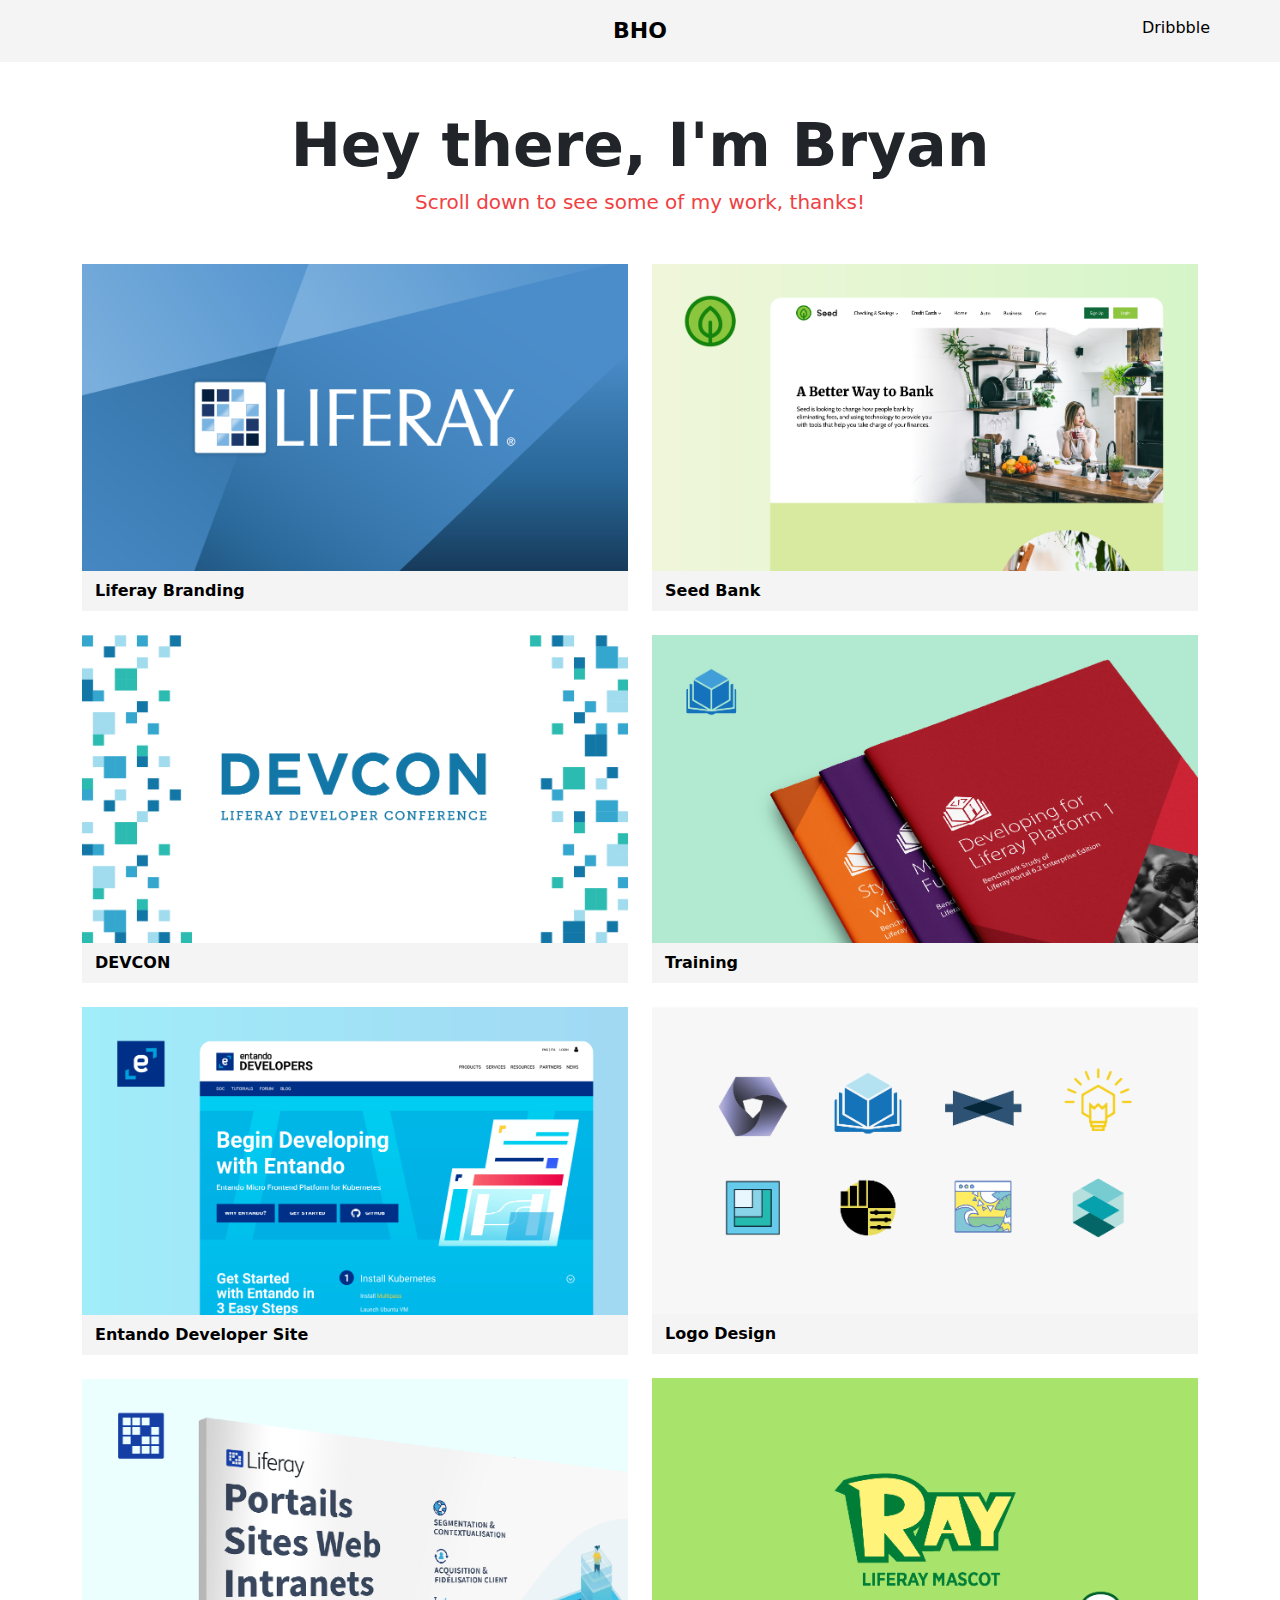
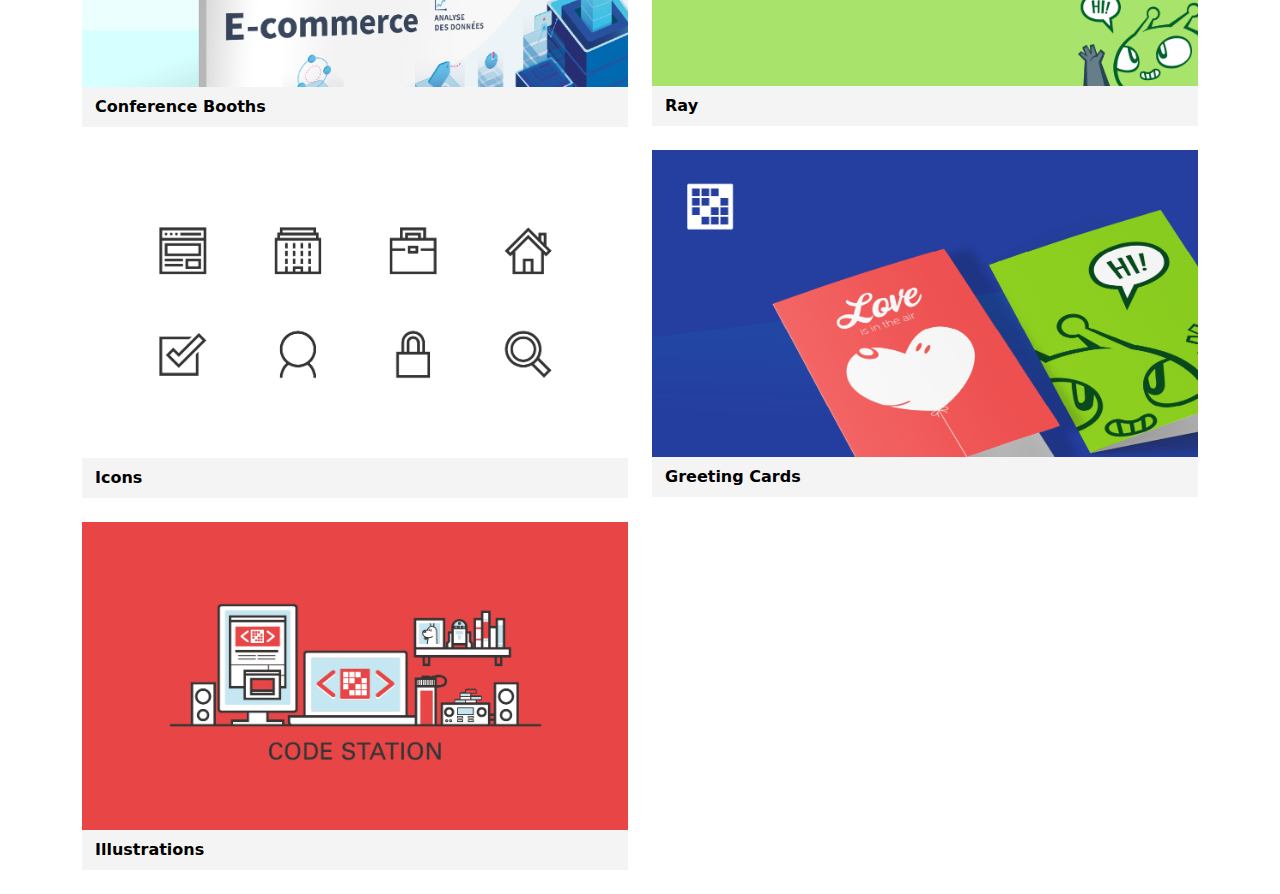
<file: index.html>
<!doctype html>
<html lang="en">
	<head>
		<meta charset="utf-8">
		<meta name="viewport" content="width=device-width, initial-scale=1">

		<link href="favicon.ico" rel="shortcut icon" type="image/png">

		<link href="css/bootstrap.min.css" rel="stylesheet">
		<link href="css/main.css" rel="stylesheet">

		<title>Bryan Ho, Graphic Designer/Illustrator</title>
	</head>
	<body>
		<header>
			<div class="container">
				<div class="row">
					<div class="col page-links">
						<nav class="nav">
							<a class="nav-link active" href="/">Work</a>
							<a class="nav-link" href="#">Contact</a>
						</nav>
					</div>

					<div class="col logo-head">
						<div class="nav">
							<a class="nav-link" href="/">BHO</a>
						</div>
					</div>

					<div class="col social-networks">
						<div>
							<a href="https://dribbble.com/thebryanho" target="_blank">
								Dribbble
							</a>
						</div>
					</div>
				</div>
			</div>
		</header>

		<div class="hero">
			<h2>Hey there, I'm Bryan</h2>

			<p>Scroll down to see some of my work, thanks!</p>
		</div>

		<div class="portfolio container">
			<div class="row">
				<div class="col">
					<div class="portfolio-item">
						<a href="liferay_branding.html">
							<img src="images/liferay_branding/liferay_branding_thumb.png">

							<span class="name">Liferay Branding</span>
						</a>
					</div>

					<div class="portfolio-item">
						<a href="devcon.html">
							<img src="images/devcon/devcon_thumb.png">

							<span class="name">DEVCON</span>
						</a>
					</div>

					<div class="portfolio-item">
						<a href="entando_dev_site.html">
							<img src="images/entando_dev_site/entando_dev_site_thumb.png">

							<span class="name">Entando Developer Site</span>
						</a>
					</div>

					<div class="portfolio-item">
						<a href="conference_booths.html">
							<img src="images/conference_booths/conference_booths_thumb.png">

							<span class="name">Conference Booths</span>
						</a>
					</div>

					<div class="portfolio-item">
						<a href="icons.html">
							<img src="images/icons/icons_thumb.png">

							<span class="name">Icons</span>
						</a>
					</div>

					<div class="portfolio-item">
						<a href="illustrations.html">
							<img src="images/illustrations/illustrations_thumb.png">

							<span class="name">Illustrations</span>
						</a>
					</div>
				</div>

				<div class="col">
					<div class="portfolio-item">
						<a href="seed_bank.html">
							<img src="images/seed_bank/seed_bank_thumb.png">

							<span class="name">Seed Bank</span>
						</a>
					</div>

					<div class="portfolio-item">
						<a href="training.html">
							<img src="images/training/training_thumb.png">

							<span class="name">Training</span>
						</a>
					</div>

					<div class="portfolio-item">
						<a href="logo.html">
							<img src="images/logo/logo_thumb.png">

							<span class="name">Logo Design</span>
						</a>
					</div>

					<div class="portfolio-item">
						<a href="ray.html">
							<img src="images/ray/ray_thumb.png">

							<span class="name">Ray</span>
						</a>
					</div>

					<div class="portfolio-item">
						<a href="greeting_cards.html">
							<img src="images/greeting_cards/greeting_cards_thumb.png">

							<span class="name">Greeting Cards</span>
						</a>
					</div>
				</div>
			</div>
		</div>
	</body>
</html>
</file>
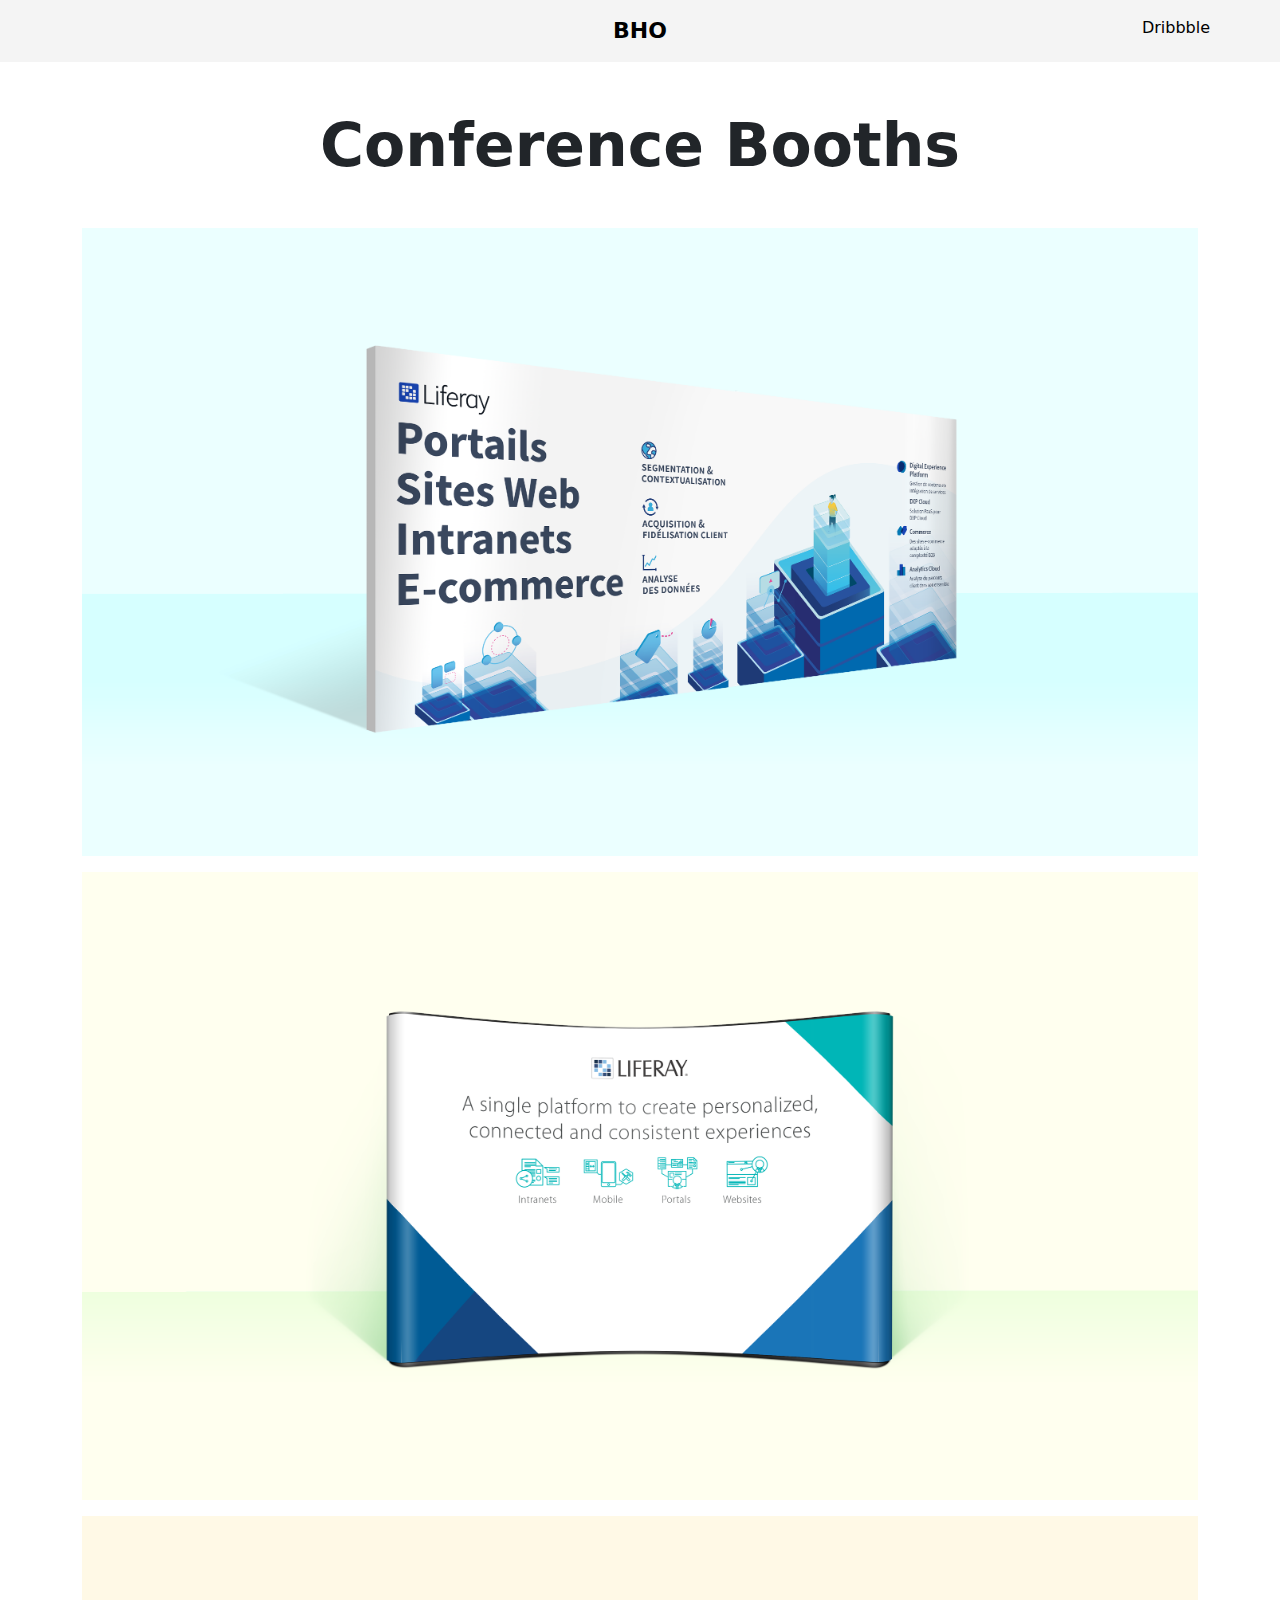
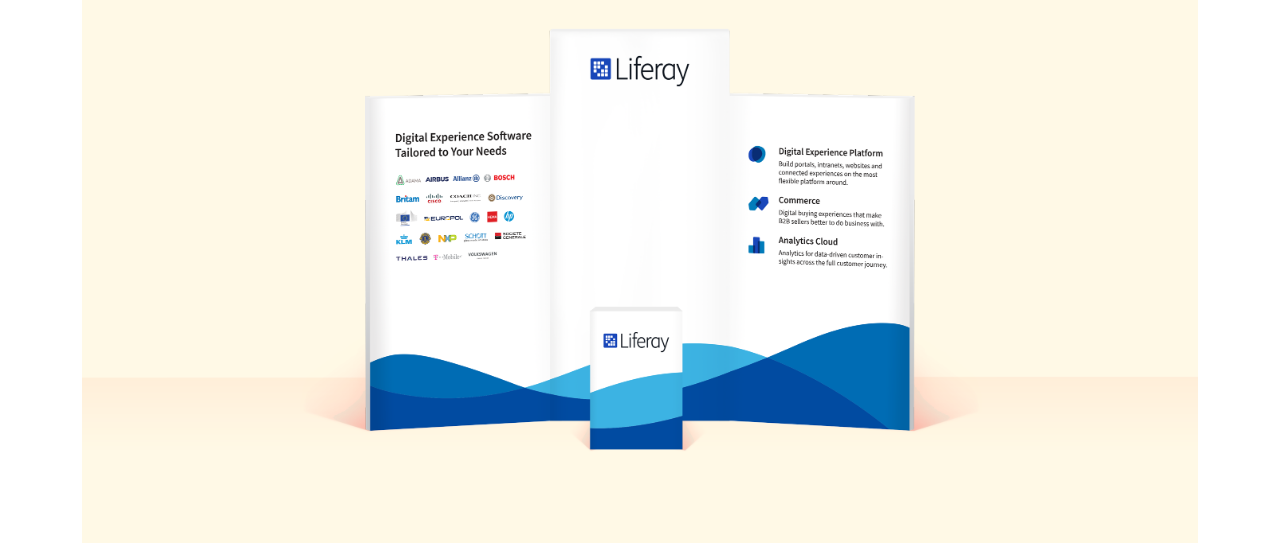
<file: conference_booths.html>
<!doctype html>
<html lang="en">
	<head>
		<meta charset="utf-8">
		<meta name="viewport" content="width=device-width, initial-scale=1">

		<link href="favicon.ico" rel="shortcut icon" type="image/png">
		
		<link href="css/bootstrap.min.css" rel="stylesheet">
		<link href="css/main.css" rel="stylesheet">

		<title>Bryan Ho, Graphic Designer/Illustrator</title>
	</head>
	<body>
		<header>
			<div class="container">
				<div class="row">
					<div class="col page-links">
						<nav class="nav">
							<a class="nav-link active" href="/">Work</a>
							<a class="nav-link" href="#">Contact</a>
						</nav>
					</div>

					<div class="col logo-head">
						<div class="nav">
							<a class="nav-link" href="/">BHO</a>
						</div>
					</div>

					<div class="col social-networks">
						<div>
							<a href="https://dribbble.com/thebryanho" target="_blank">
								Dribbble
							</a>
						</div>
					</div>
				</div>
			</div>
		</header>

		<div class="hero">
			<h2>Conference Booths</h2>
		</div>

		<div class="container portfolio-project">
			<p>
				<img src="images/conference_booths/conference_booths_0.png">
			</p>

			<p>
				<img src="images/conference_booths/conference_booths_1.png">
			</p>

			<p>
				<img src="images/conference_booths/conference_booths_2.png">
			</p>
		</div>
	</body>
</html>
</file>
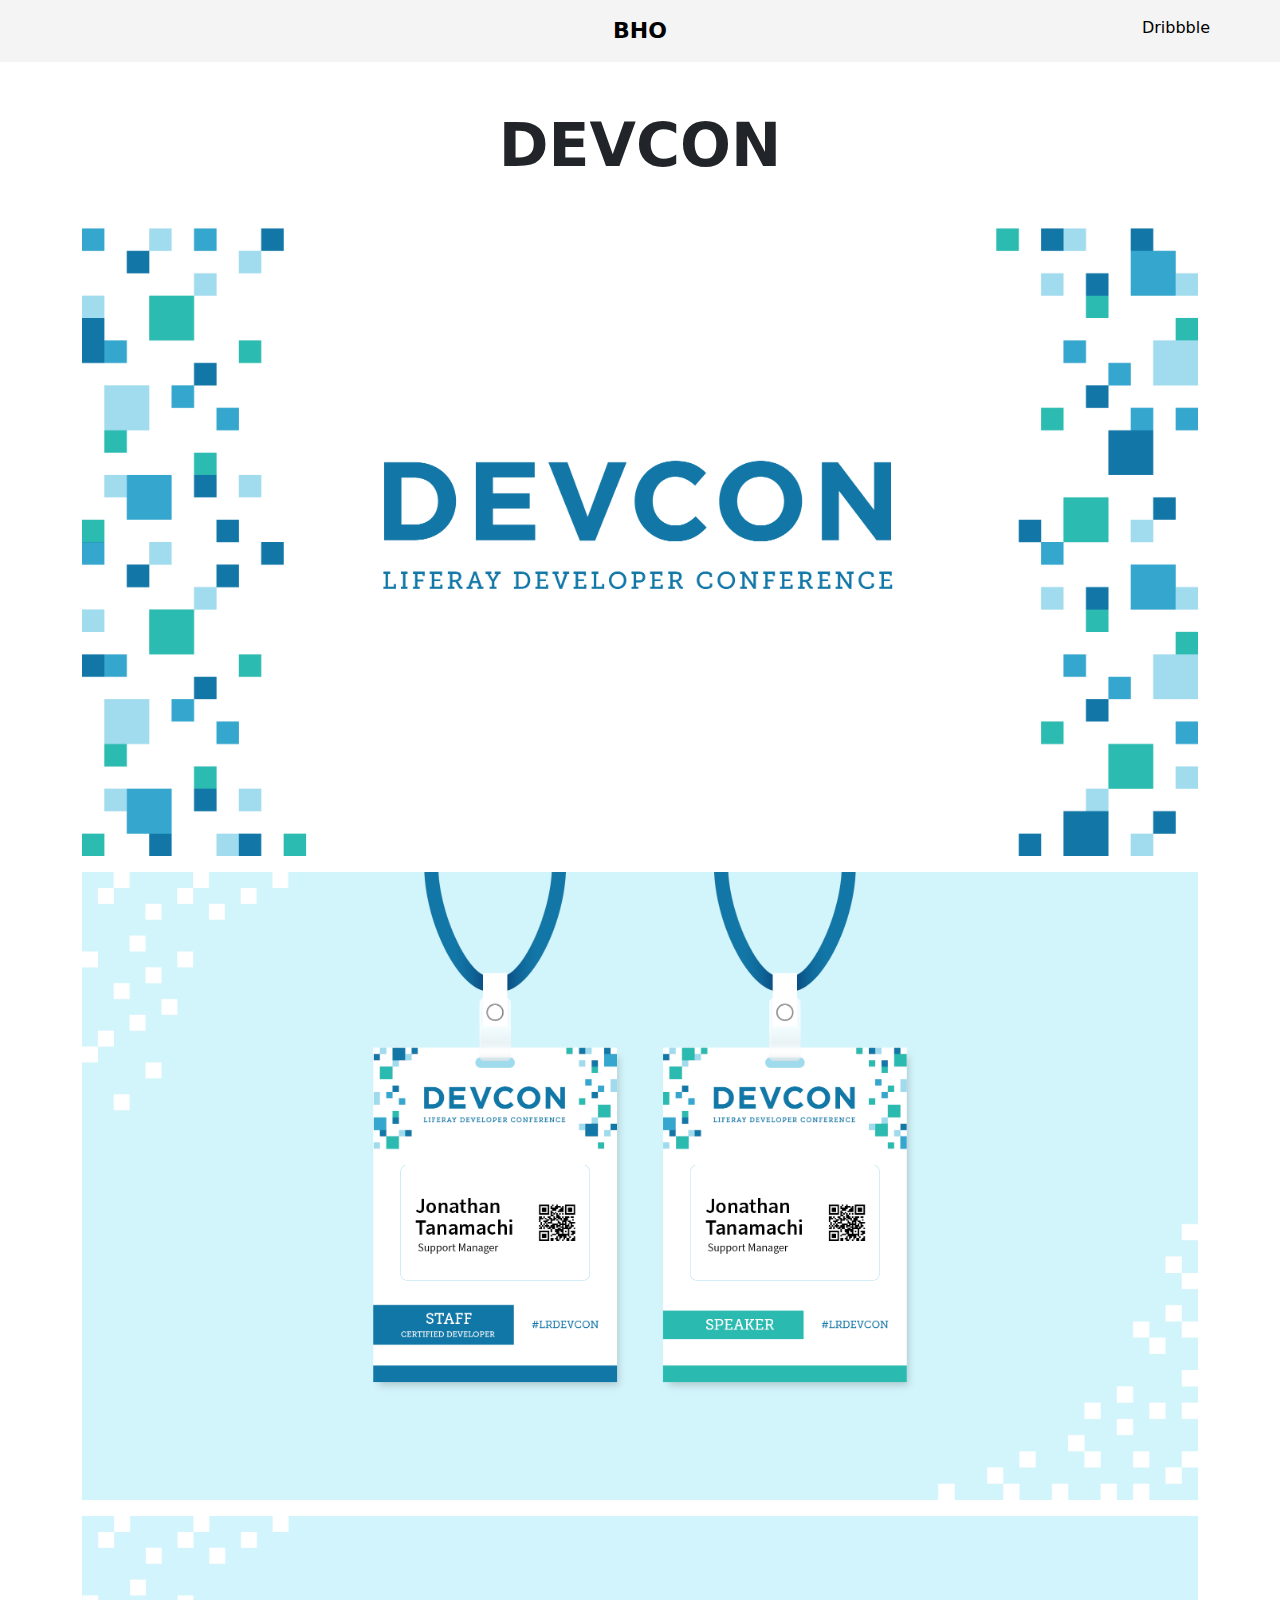
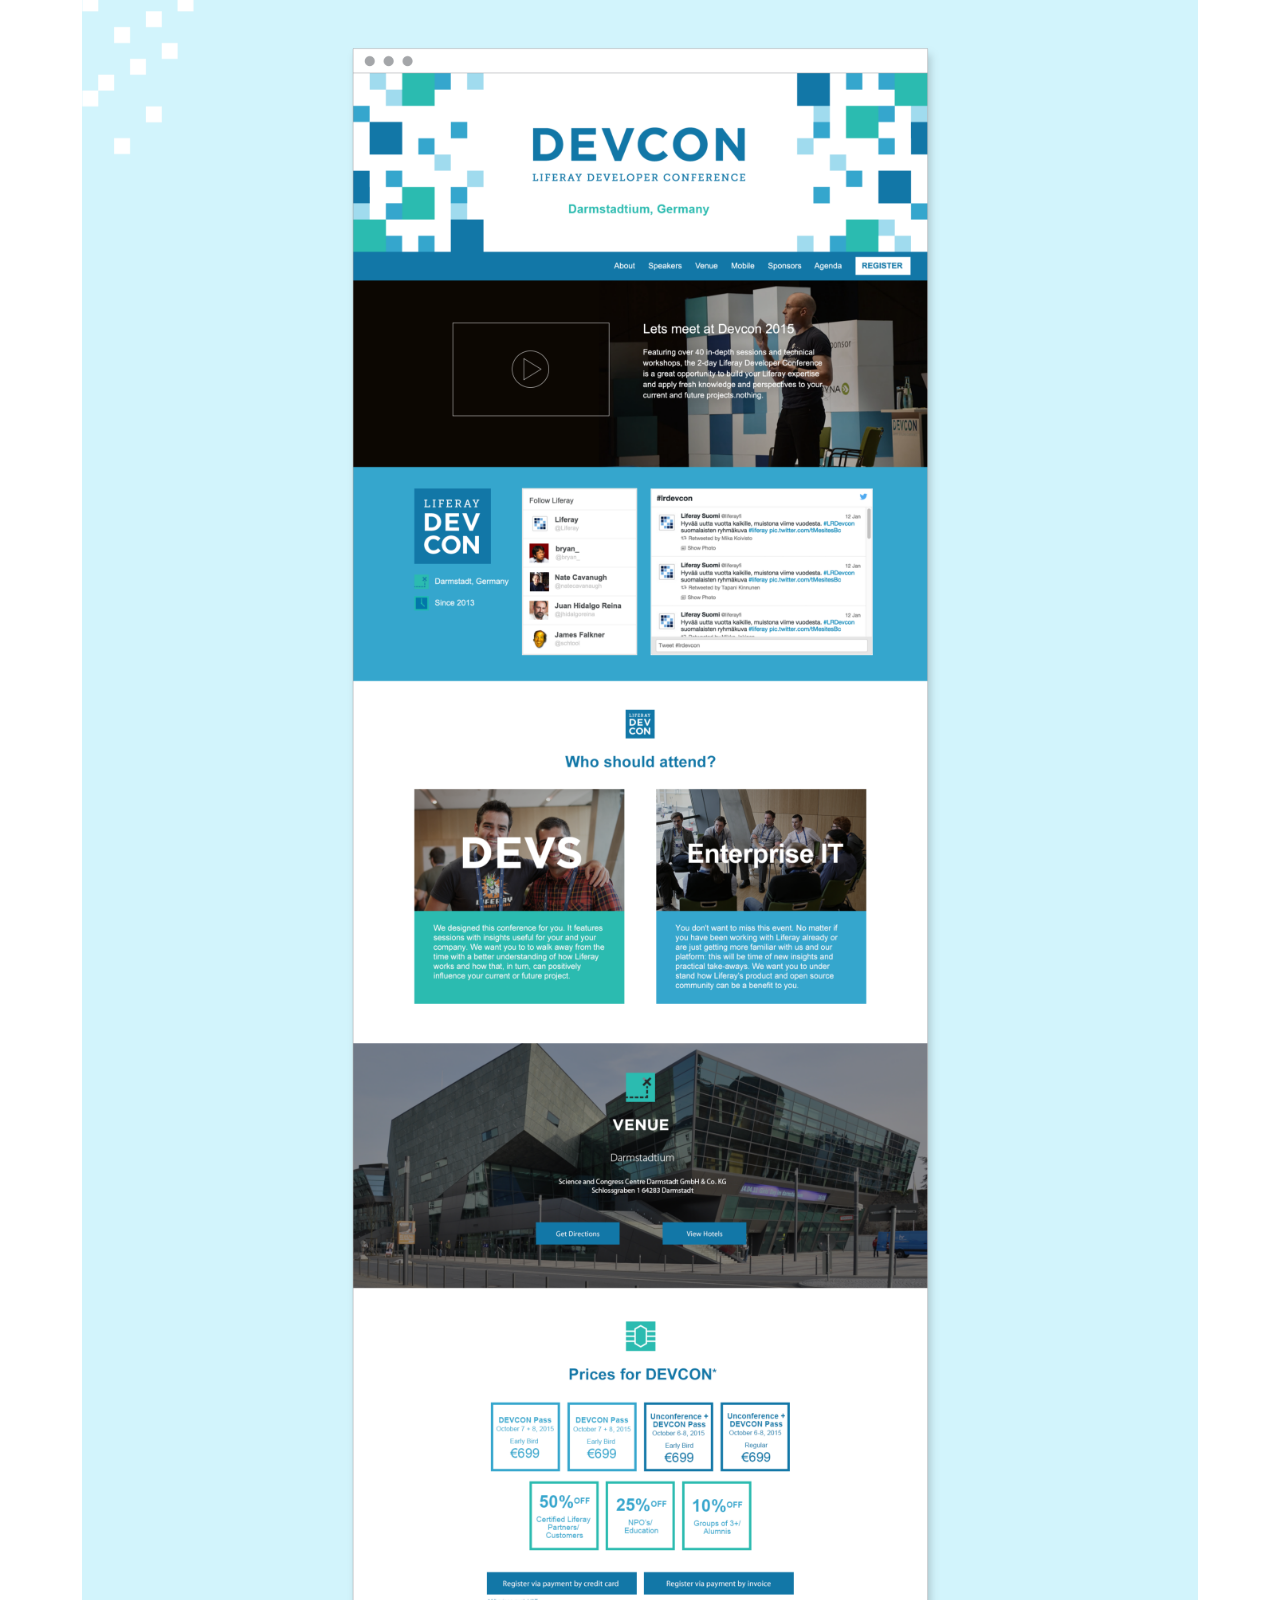
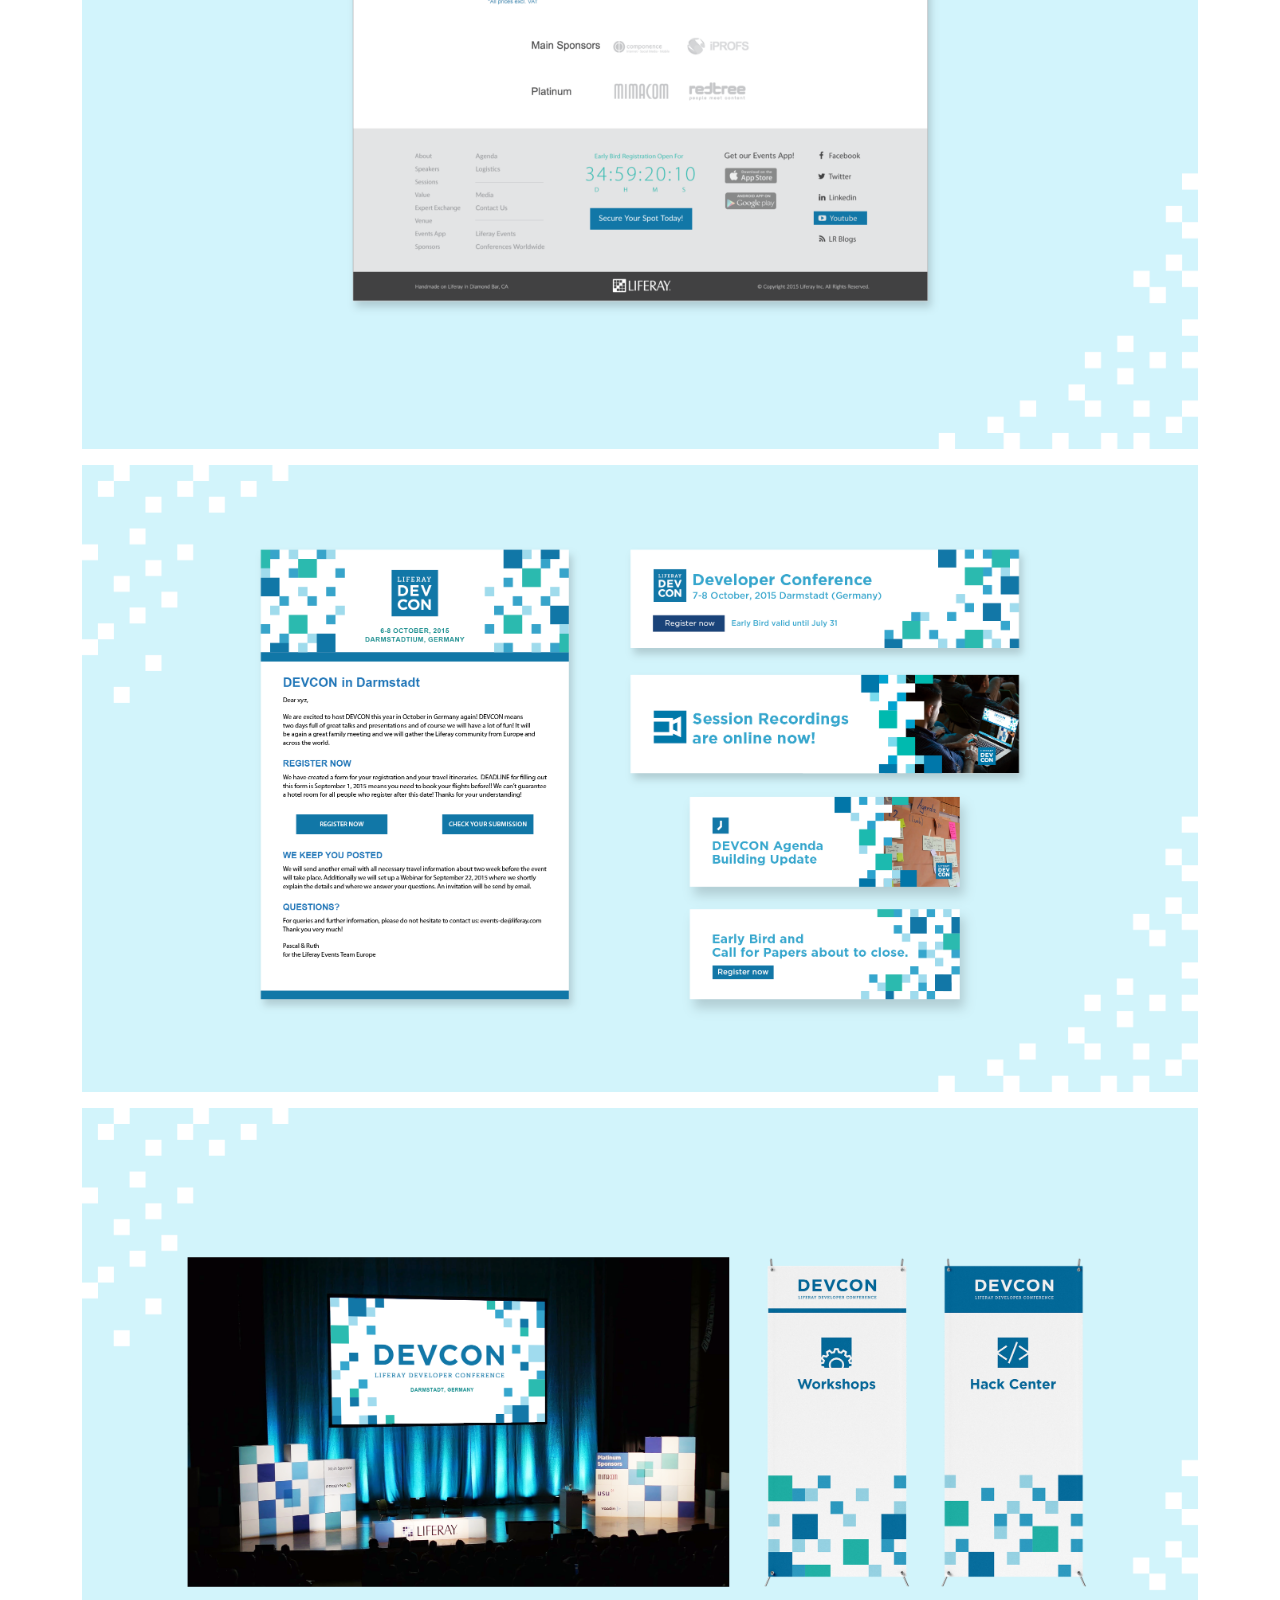
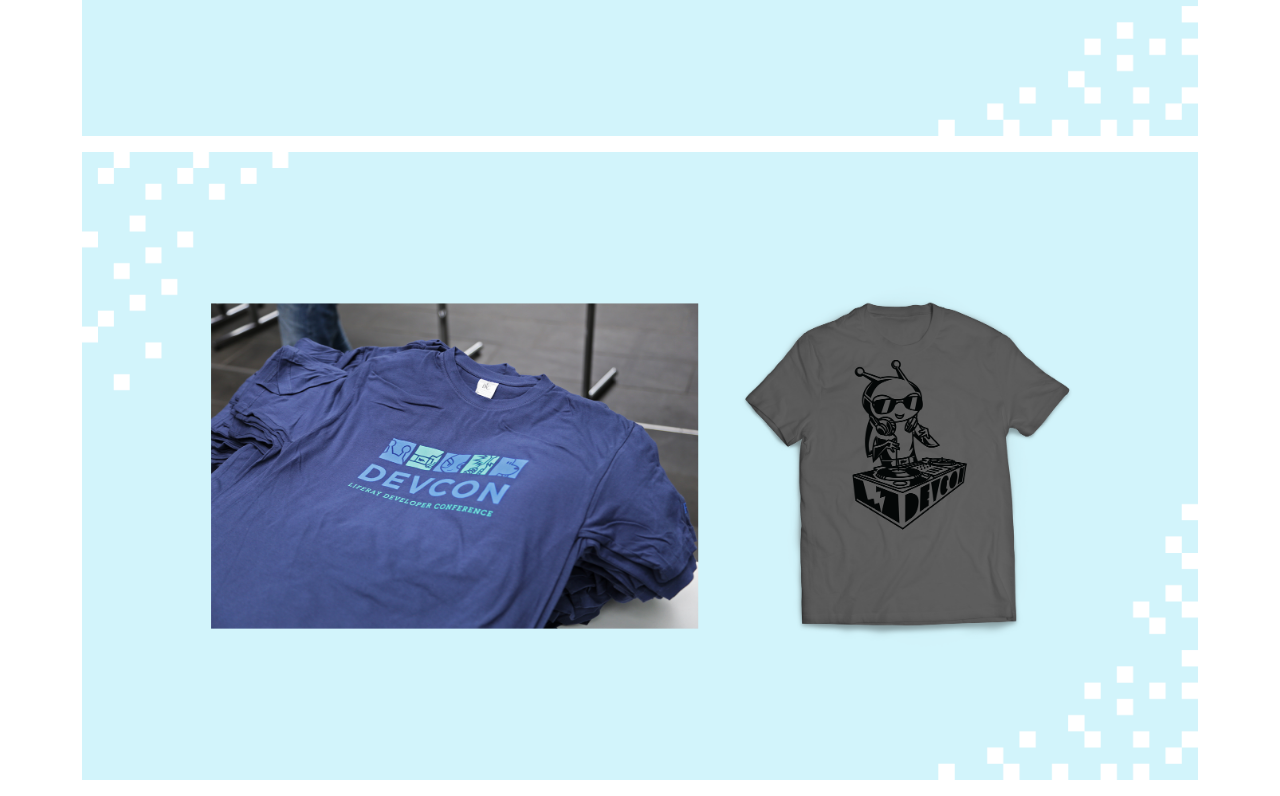
<file: devcon.html>
<!doctype html>
<html lang="en">
	<head>
		<meta charset="utf-8">
		<meta name="viewport" content="width=device-width, initial-scale=1">

		<link href="favicon.ico" rel="shortcut icon" type="image/png">
		
		<link href="css/bootstrap.min.css" rel="stylesheet">
		<link href="css/main.css" rel="stylesheet">

		<title>Bryan Ho, Graphic Designer/Illustrator</title>
	</head>
	<body>
		<header>
			<div class="container">
				<div class="row">
					<div class="col page-links">
						<nav class="nav">
							<a class="nav-link active" href="/">Work</a>
							<a class="nav-link" href="#">Contact</a>
						</nav>
					</div>

					<div class="col logo-head">
						<div class="nav">
							<a class="nav-link" href="/">BHO</a>
						</div>
					</div>

					<div class="col social-networks">
						<div>
							<a href="https://dribbble.com/thebryanho" target="_blank">
								Dribbble
							</a>
						</div>
					</div>
				</div>
			</div>
		</header>

		<div class="hero">
			<h2>DEVCON</h2>
		</div>

		<div class="container portfolio-project">
			<p>
				<img src="images/devcon/devcon_0.png">
			</p>

			<p>
				<img src="images/devcon/devcon_1.png">
			</p>

			<p>
				<img src="images/devcon/devcon_2.png">
			</p>

			<p>
				<img src="images/devcon/devcon_3.png">
			</p>

			<p>
				<img src="images/devcon/devcon_4.png">
			</p>

			<p>
				<img src="images/devcon/devcon_5.png">
			</p>
	</body>
</html>
</file>
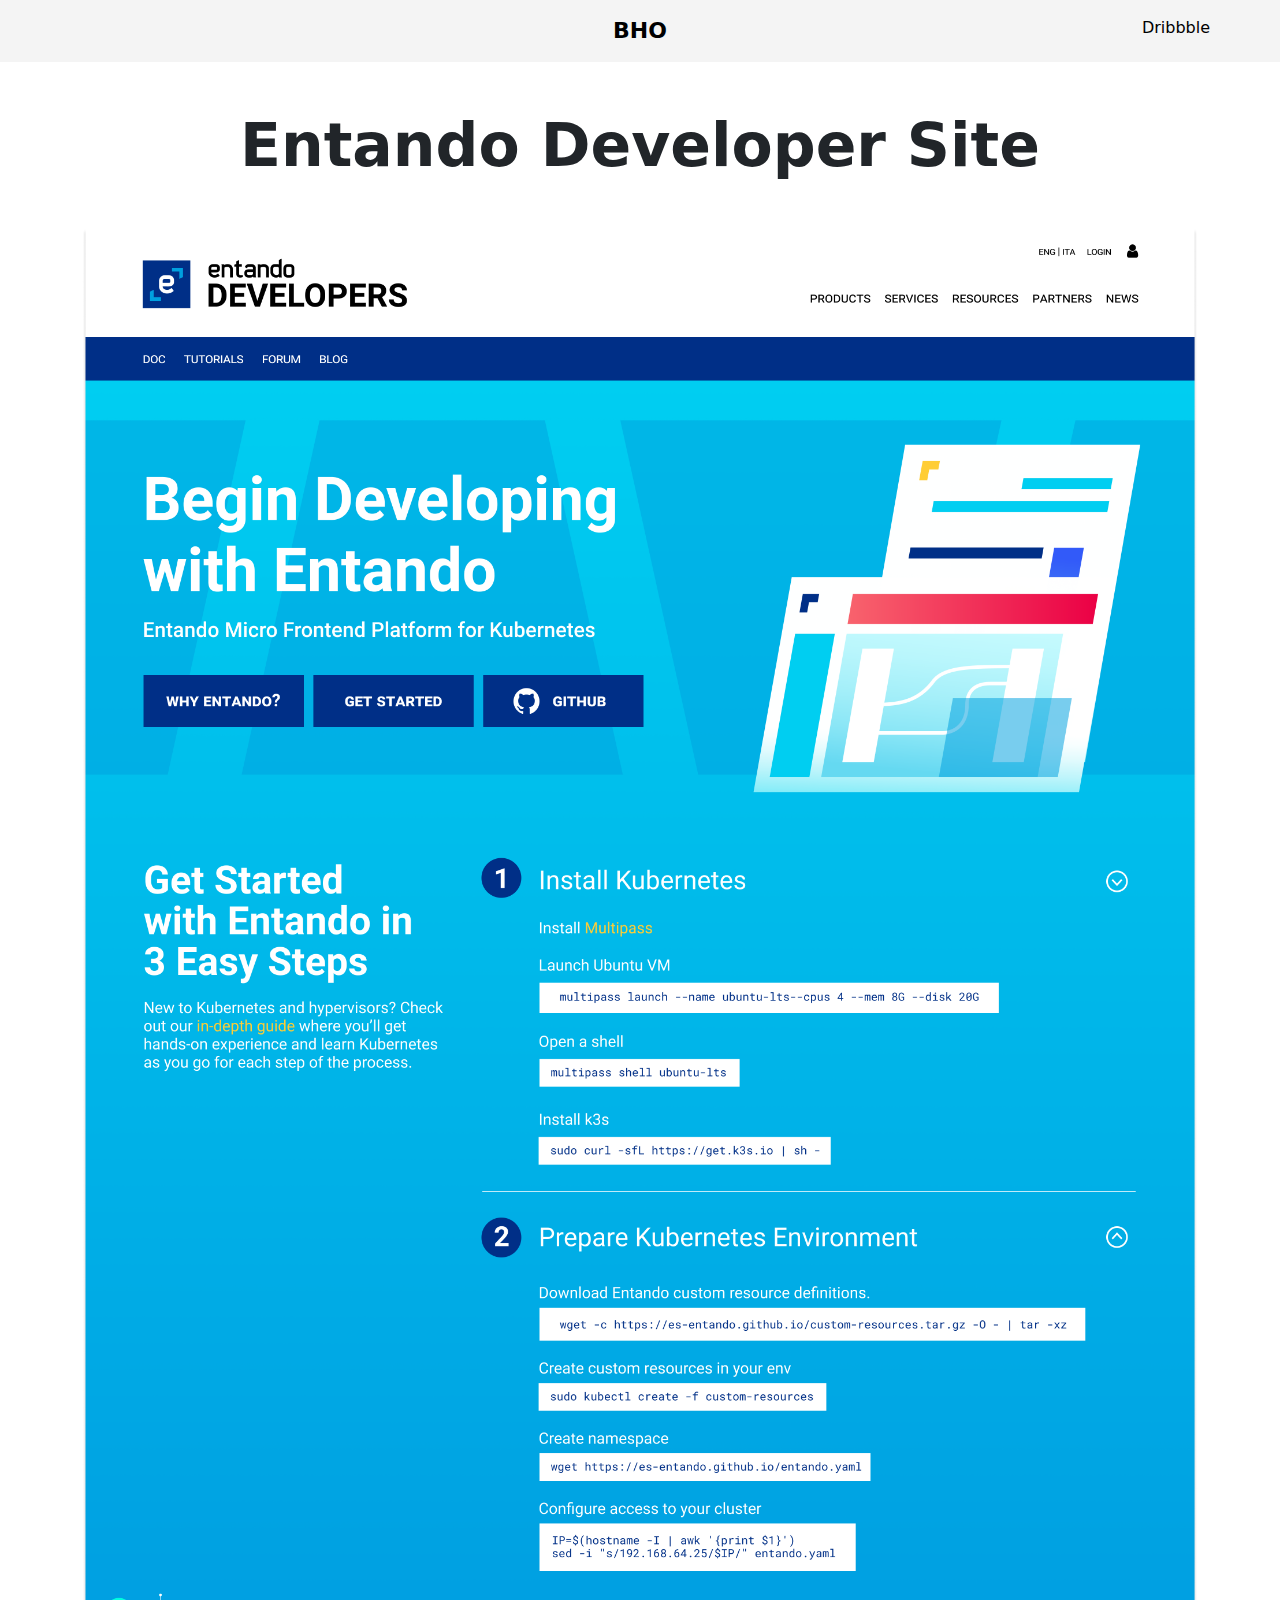
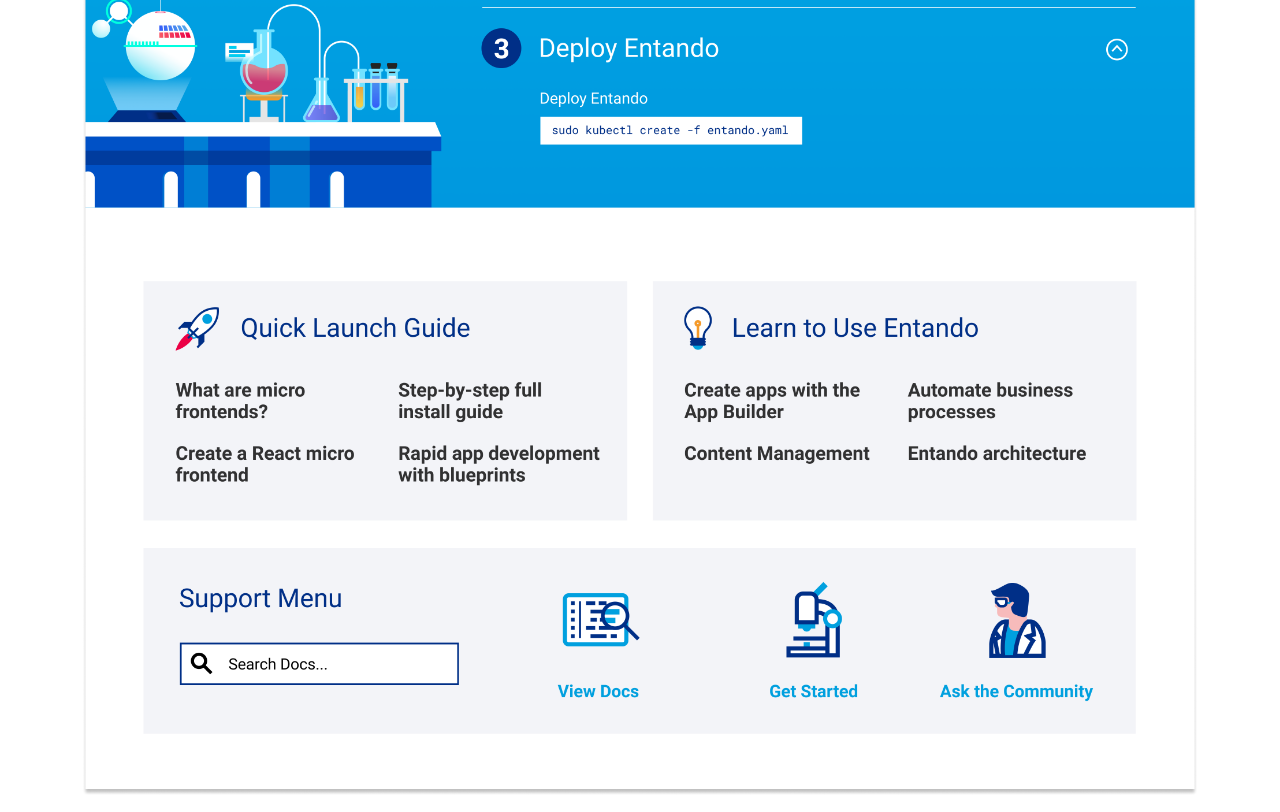
<file: entando_dev_site.html>
<!doctype html>
<html lang="en">
	<head>
		<meta charset="utf-8">
		<meta name="viewport" content="width=device-width, initial-scale=1">

		<link href="favicon.ico" rel="shortcut icon" type="image/png">
		
		<link href="css/bootstrap.min.css" rel="stylesheet">
		<link href="css/main.css" rel="stylesheet">

		<title>Bryan Ho, Graphic Designer/Illustrator</title>
	</head>
	<body>
		<header>
			<div class="container">
				<div class="row">
					<div class="col page-links">
						<nav class="nav">
							<a class="nav-link active" href="/">Work</a>
							<a class="nav-link" href="#">Contact</a>
						</nav>
					</div>

					<div class="col logo-head">
						<div class="nav">
							<a class="nav-link" href="/">BHO</a>
						</div>
					</div>

					<div class="col social-networks">
						<div>
							<a href="https://dribbble.com/thebryanho" target="_blank">
								Dribbble
							</a>
						</div>
					</div>
				</div>
			</div>
		</header>

		<div class="hero">
			<h2>Entando Developer Site</h2>
		</div>

		<div class="container portfolio-project">
			<p>
				<img src="images/entando_dev_site/entando_dev_site_0.png">
			</p>
	</body>
</html>
</file>
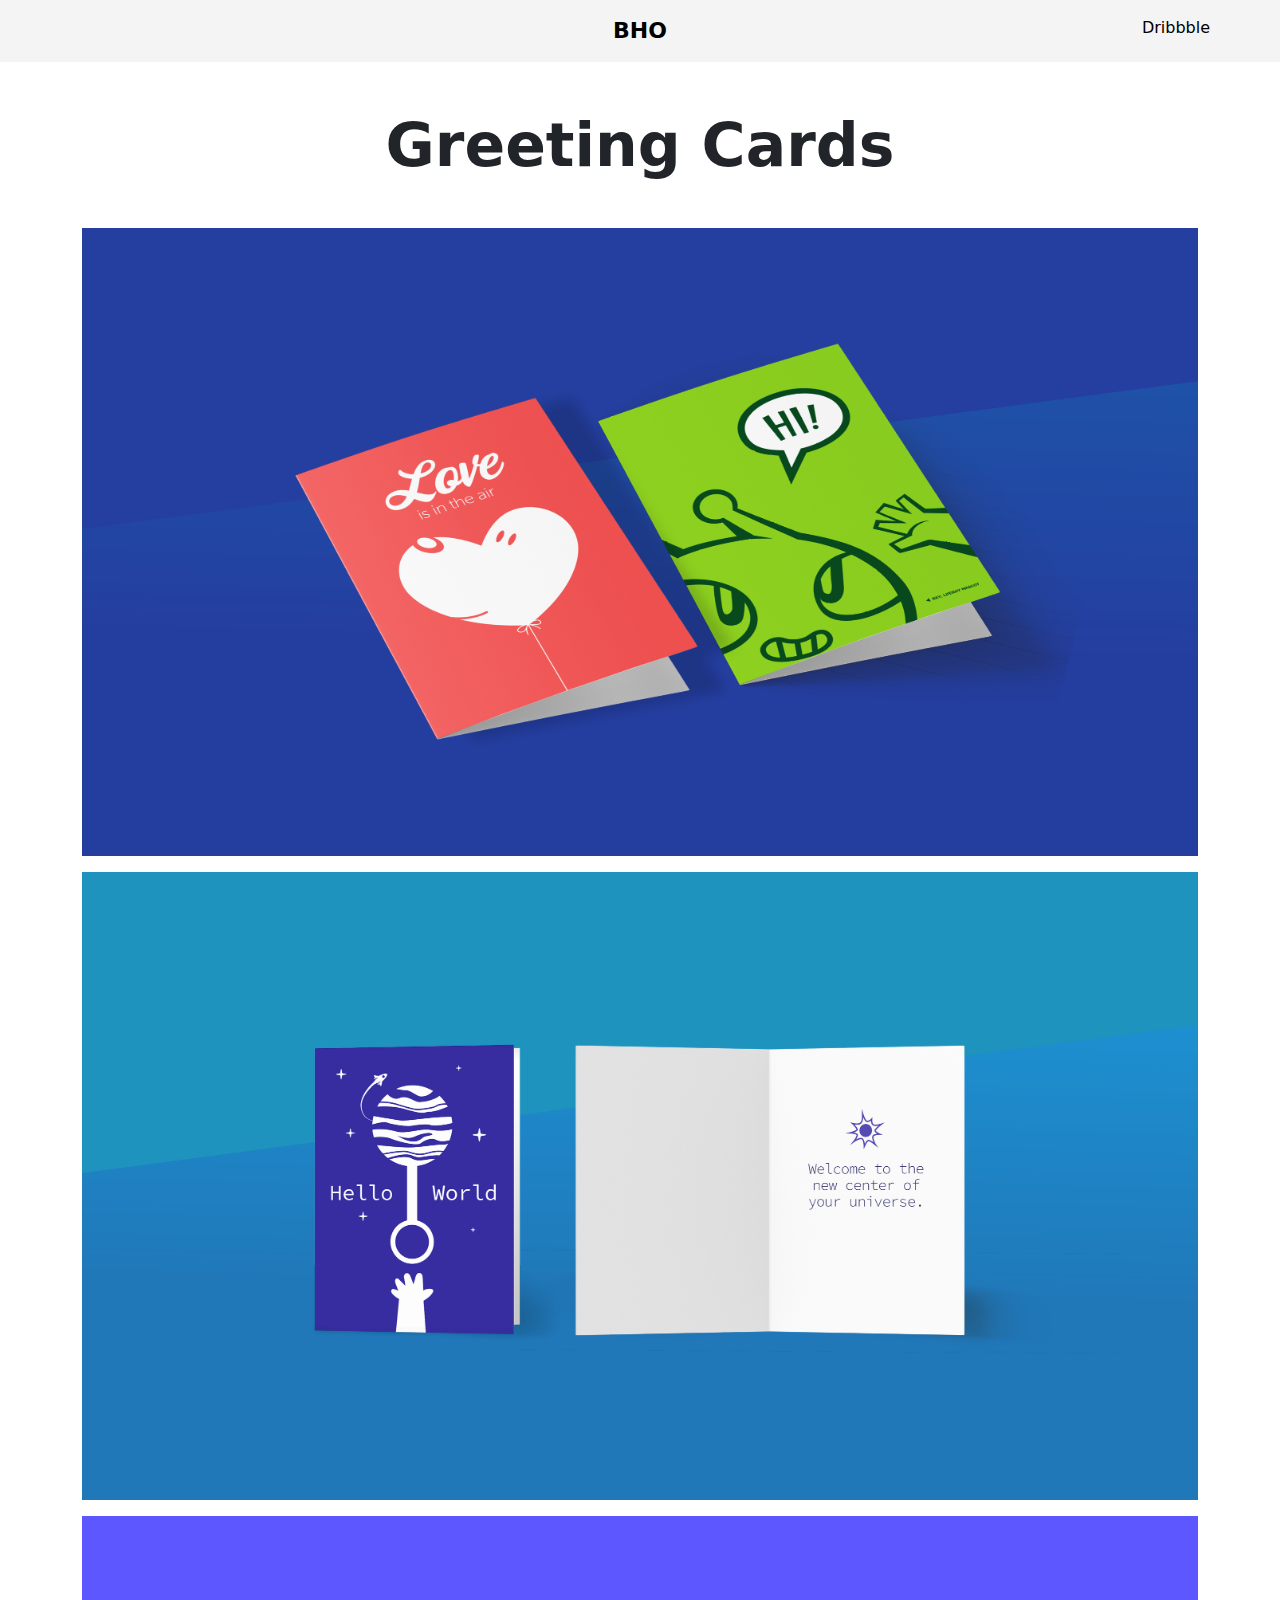
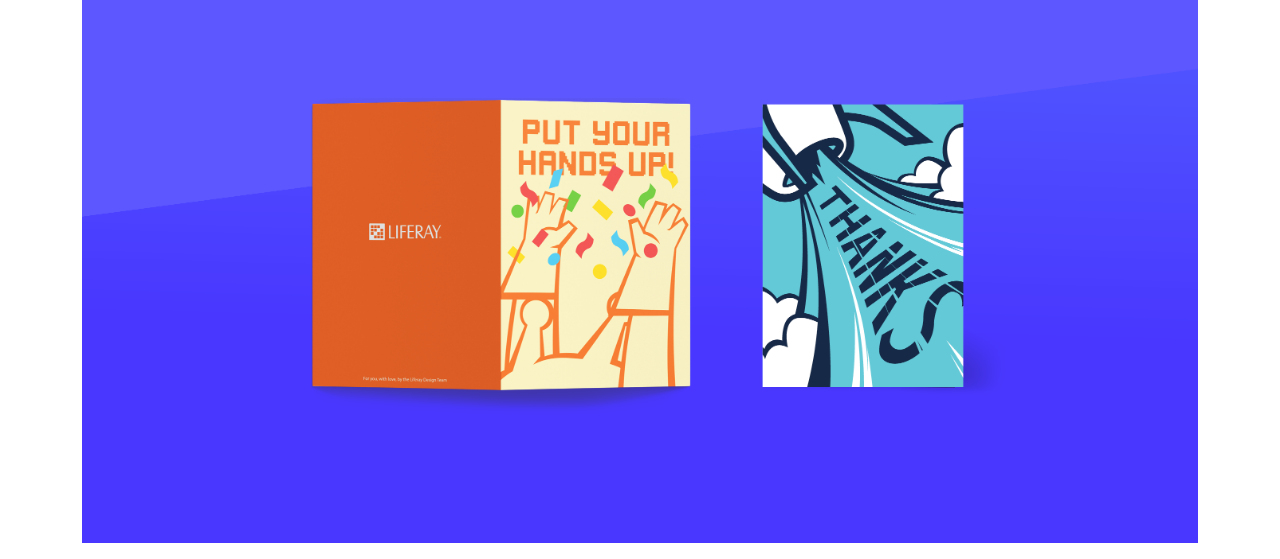
<file: greeting_cards.html>
<!doctype html>
<html lang="en">
	<head>
		<meta charset="utf-8">
		<meta name="viewport" content="width=device-width, initial-scale=1">

		<link href="favicon.ico" rel="shortcut icon" type="image/png">
		
		<link href="css/bootstrap.min.css" rel="stylesheet">
		<link href="css/main.css" rel="stylesheet">

		<title>Bryan Ho, Graphic Designer/Illustrator</title>
	</head>
	<body>
		<header>
			<div class="container">
				<div class="row">
					<div class="col page-links">
						<nav class="nav">
							<a class="nav-link active" href="/">Work</a>
							<a class="nav-link" href="#">Contact</a>
						</nav>
					</div>

					<div class="col logo-head">
						<div class="nav">
							<a class="nav-link" href="/">BHO</a>
						</div>
					</div>

					<div class="col social-networks">
						<div>
							<a href="https://dribbble.com/thebryanho" target="_blank">
								Dribbble
							</a>
						</div>
					</div>
				</div>
			</div>
		</header>

		<div class="hero">
			<h2>Greeting Cards</h2>
		</div>

		<div class="container portfolio-project">
			<p>
				<img src="images/greeting_cards/greeting_cards_0.png">
			</p>

			<p>
				<img src="images/greeting_cards/greeting_cards_1.png">
			</p>

			<p>
				<img src="images/greeting_cards/greeting_cards_2.png">
			</p>
		</div>
	</body>
</html>
</file>
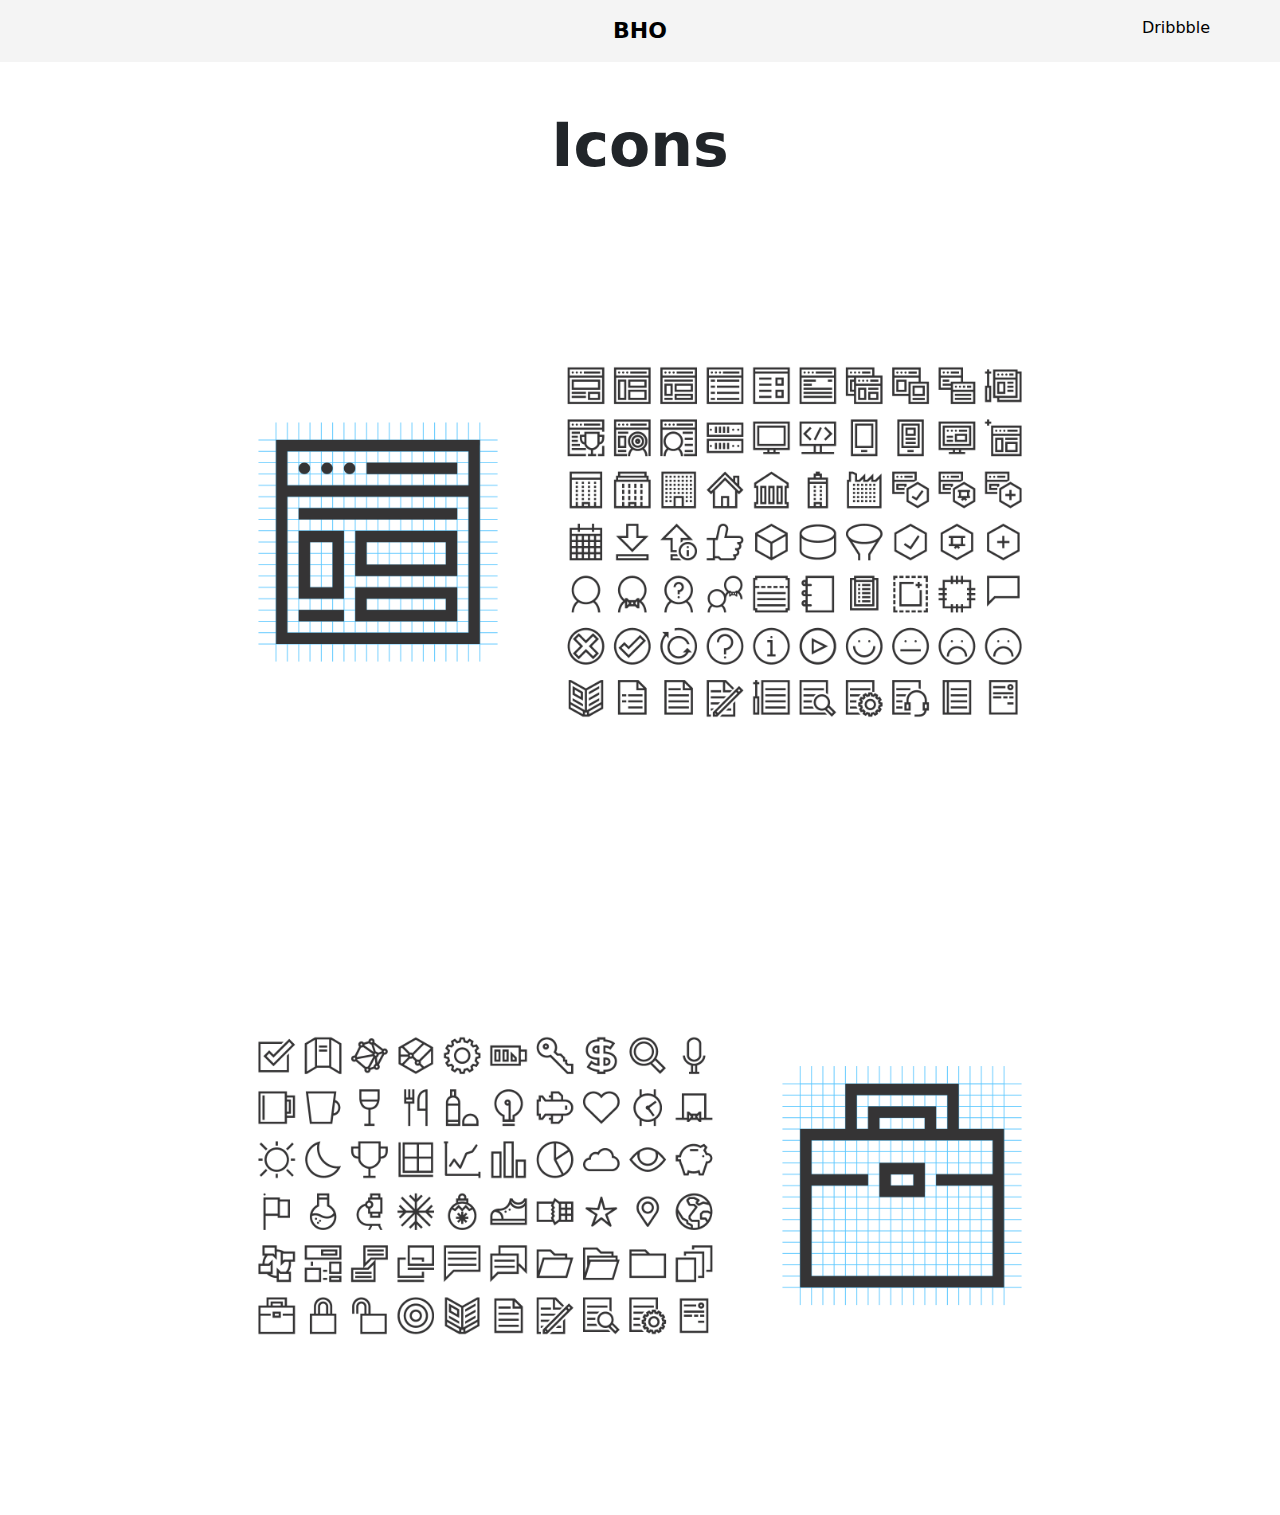
<file: icons.html>
<!doctype html>
<html lang="en">
	<head>
		<meta charset="utf-8">
		<meta name="viewport" content="width=device-width, initial-scale=1">

		<link href="favicon.ico" rel="shortcut icon" type="image/png">
		
		<link href="css/bootstrap.min.css" rel="stylesheet">
		<link href="css/main.css" rel="stylesheet">

		<title>Bryan Ho, Graphic Designer/Illustrator</title>
	</head>
	<body>
		<header>
			<div class="container">
				<div class="row">
					<div class="col page-links">
						<nav class="nav">
							<a class="nav-link active" href="/">Work</a>
							<a class="nav-link" href="#">Contact</a>
						</nav>
					</div>

					<div class="col logo-head">
						<div class="nav">
							<a class="nav-link" href="/">BHO</a>
						</div>
					</div>

					<div class="col social-networks">
						<div>
							<a href="https://dribbble.com/thebryanho" target="_blank">
								Dribbble
							</a>
						</div>
					</div>
				</div>
			</div>
		</header>

		<div class="hero">
			<h2>Icons</h2>
		</div>

		<div class="container portfolio-project">
			<p>
				<img src="images/icons/icons_0.png">
			</p>

			<p>
				<img src="images/icons/icons_1.png">
			</p>
		</div>
	</body>
</html>
</file>
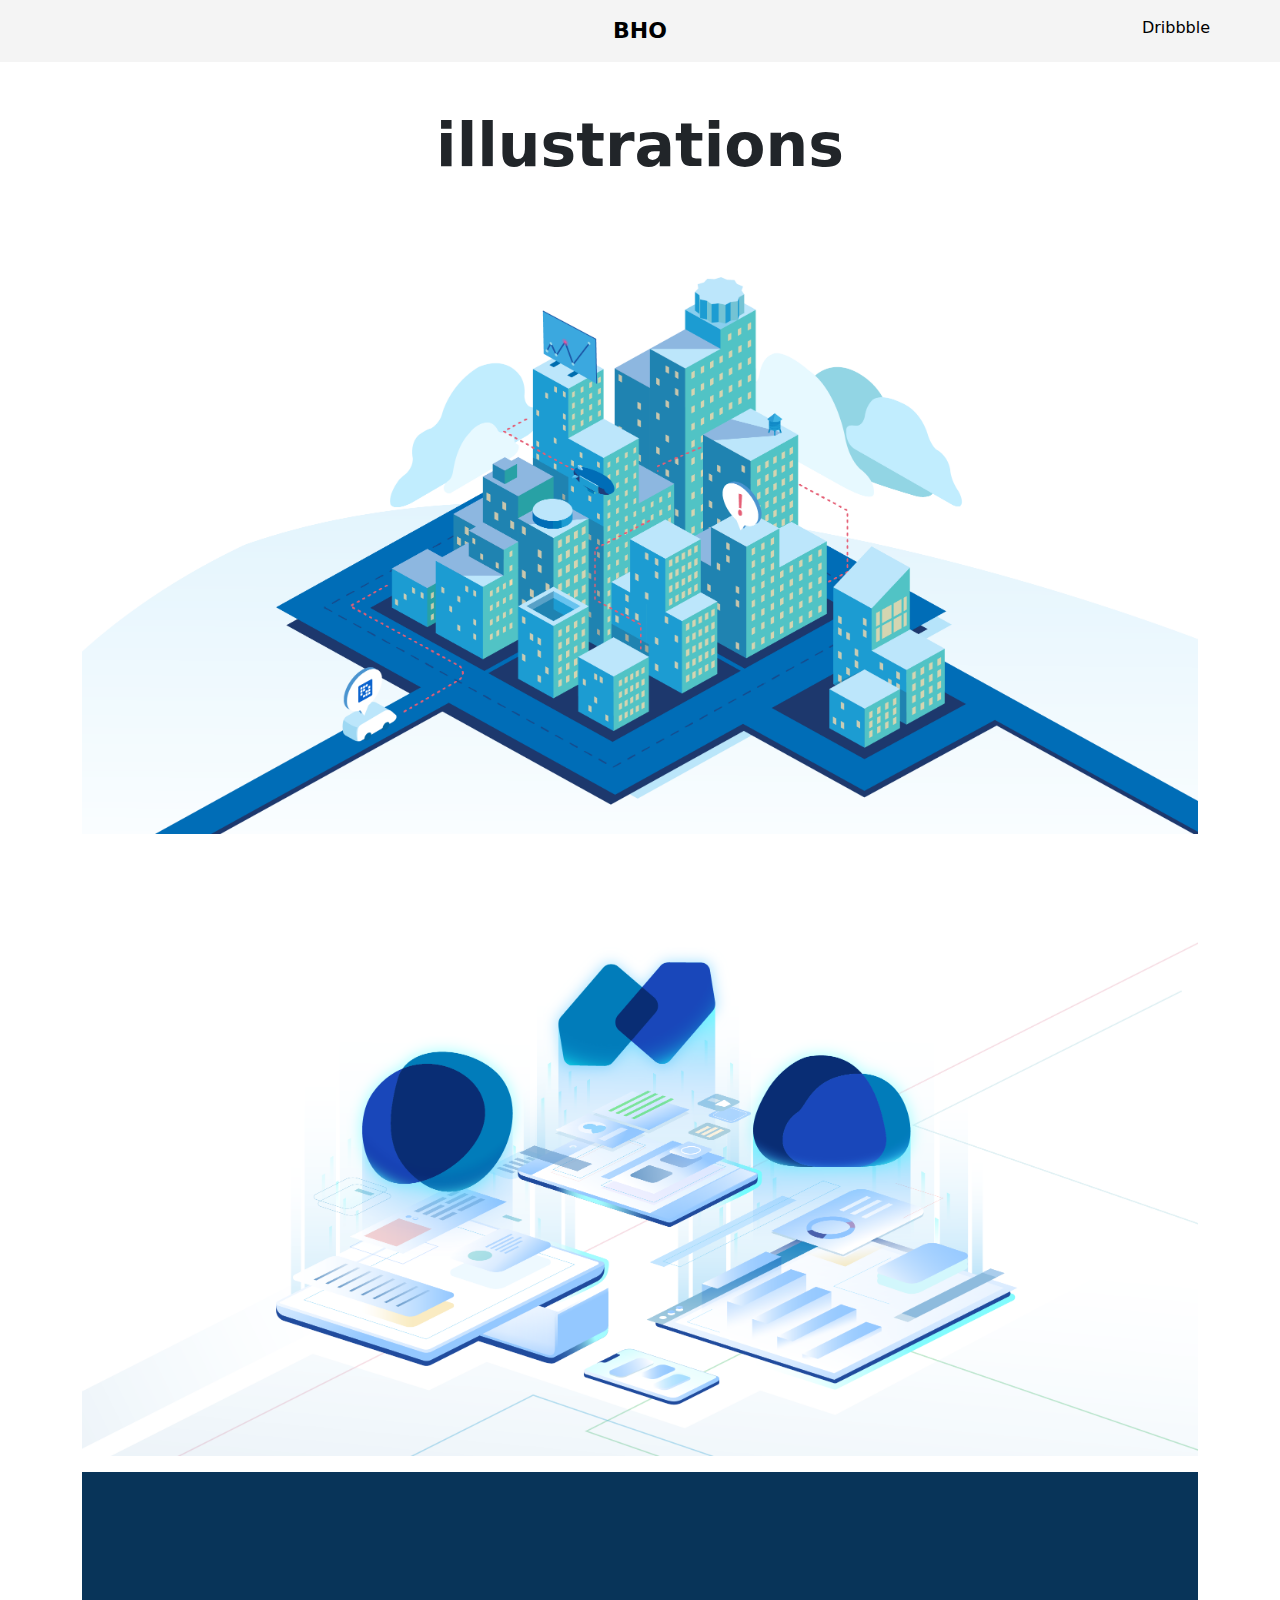
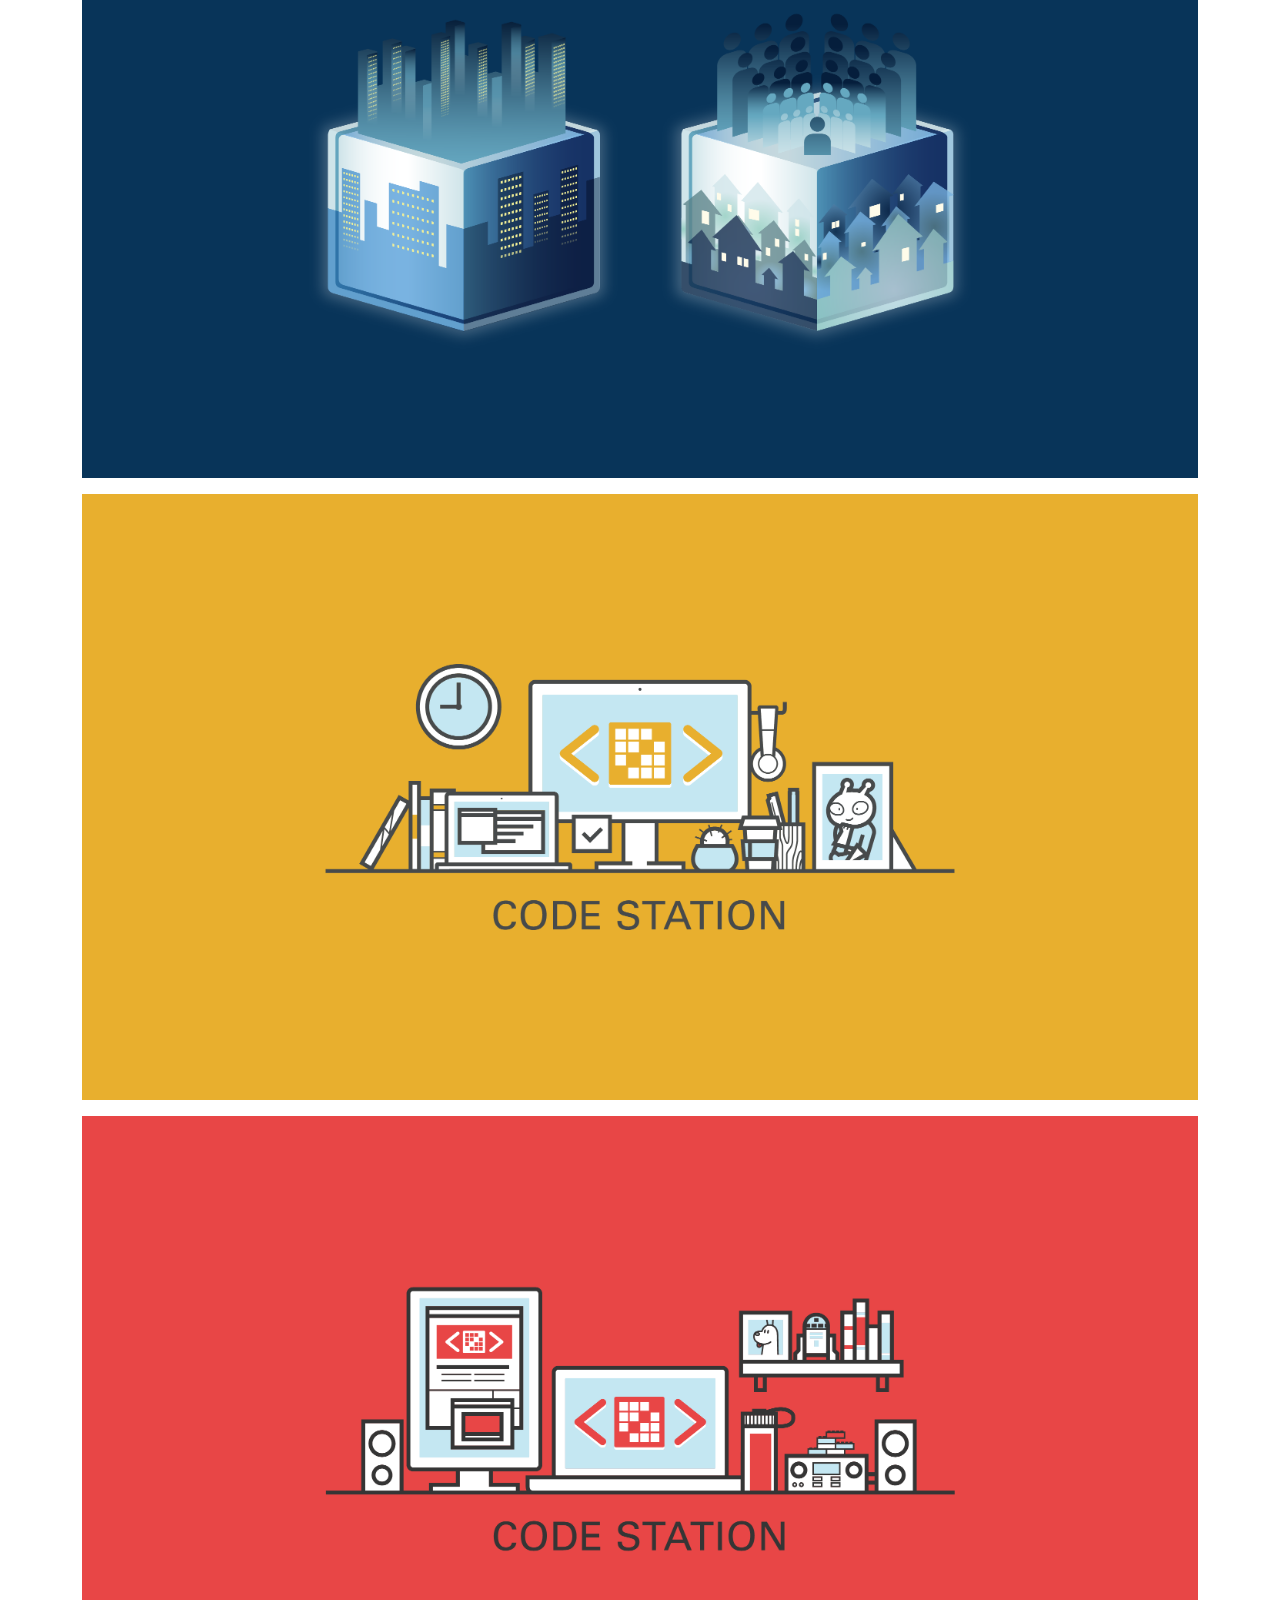
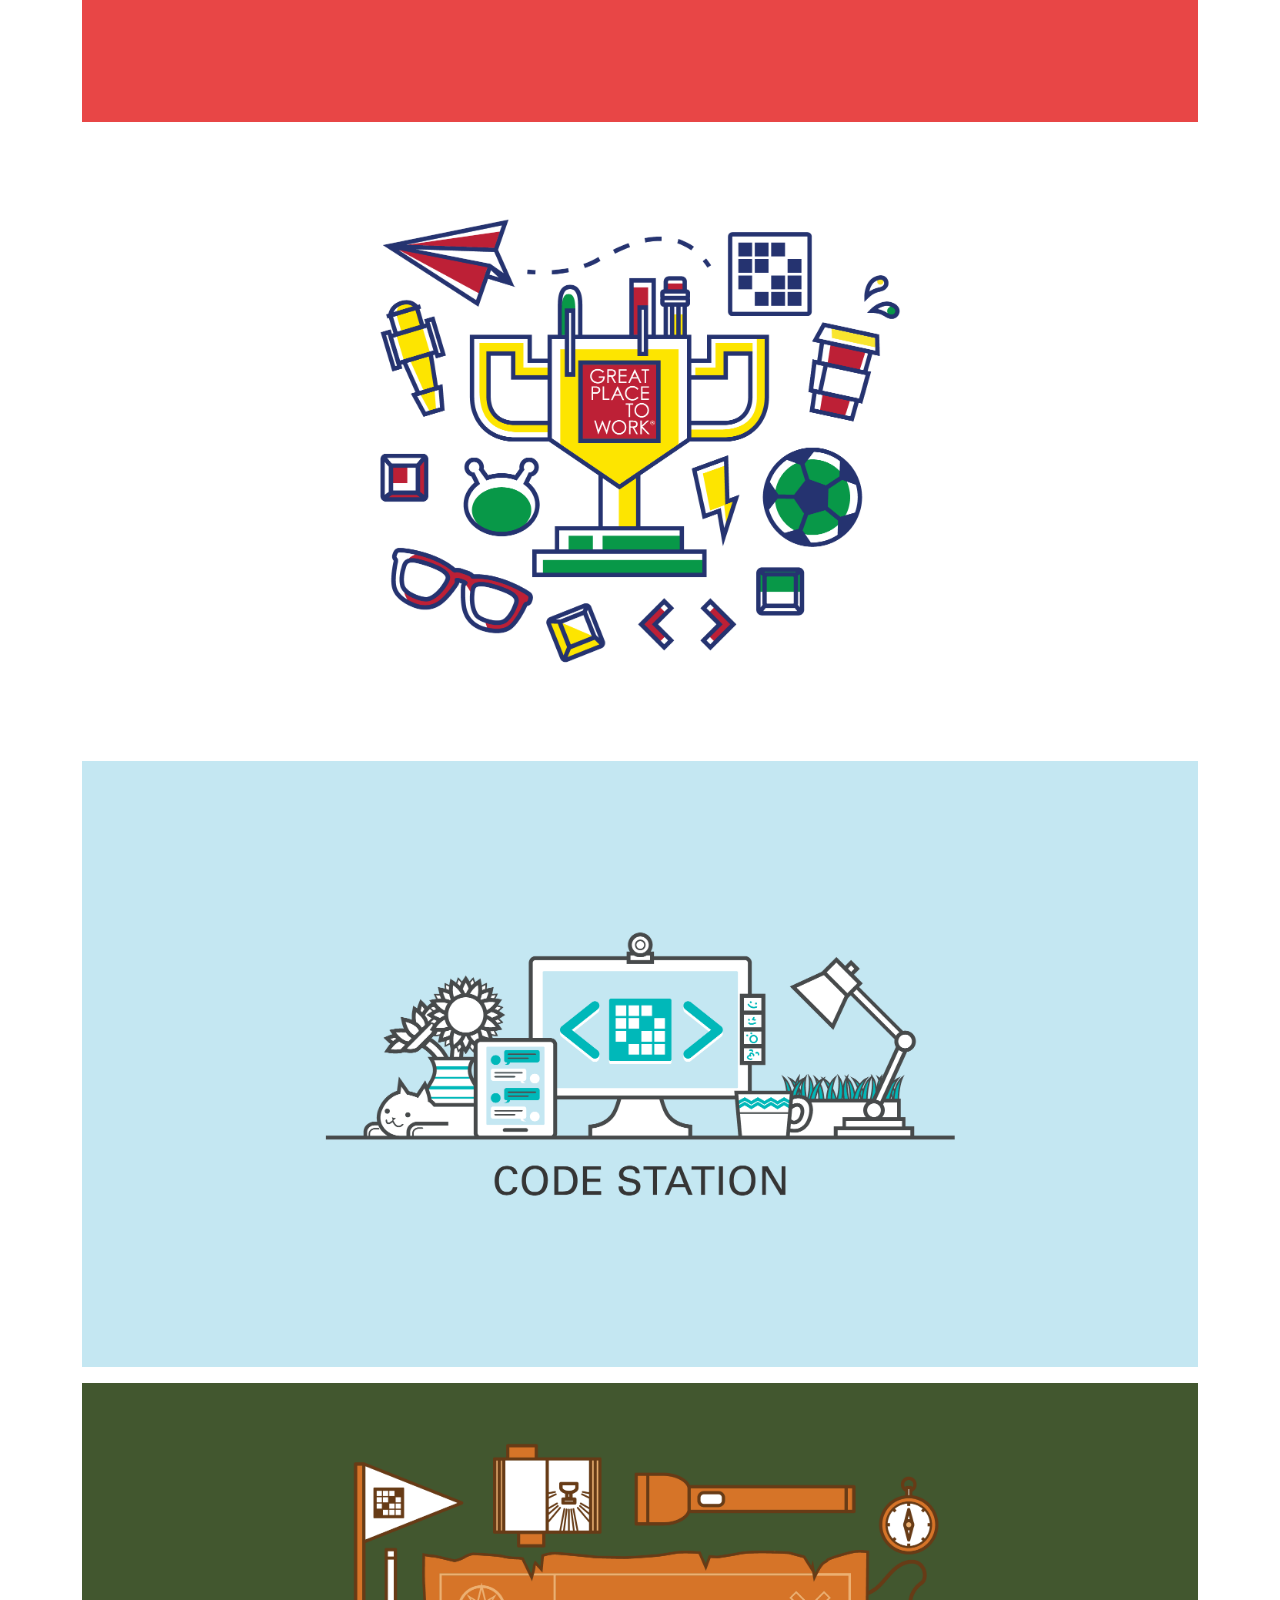
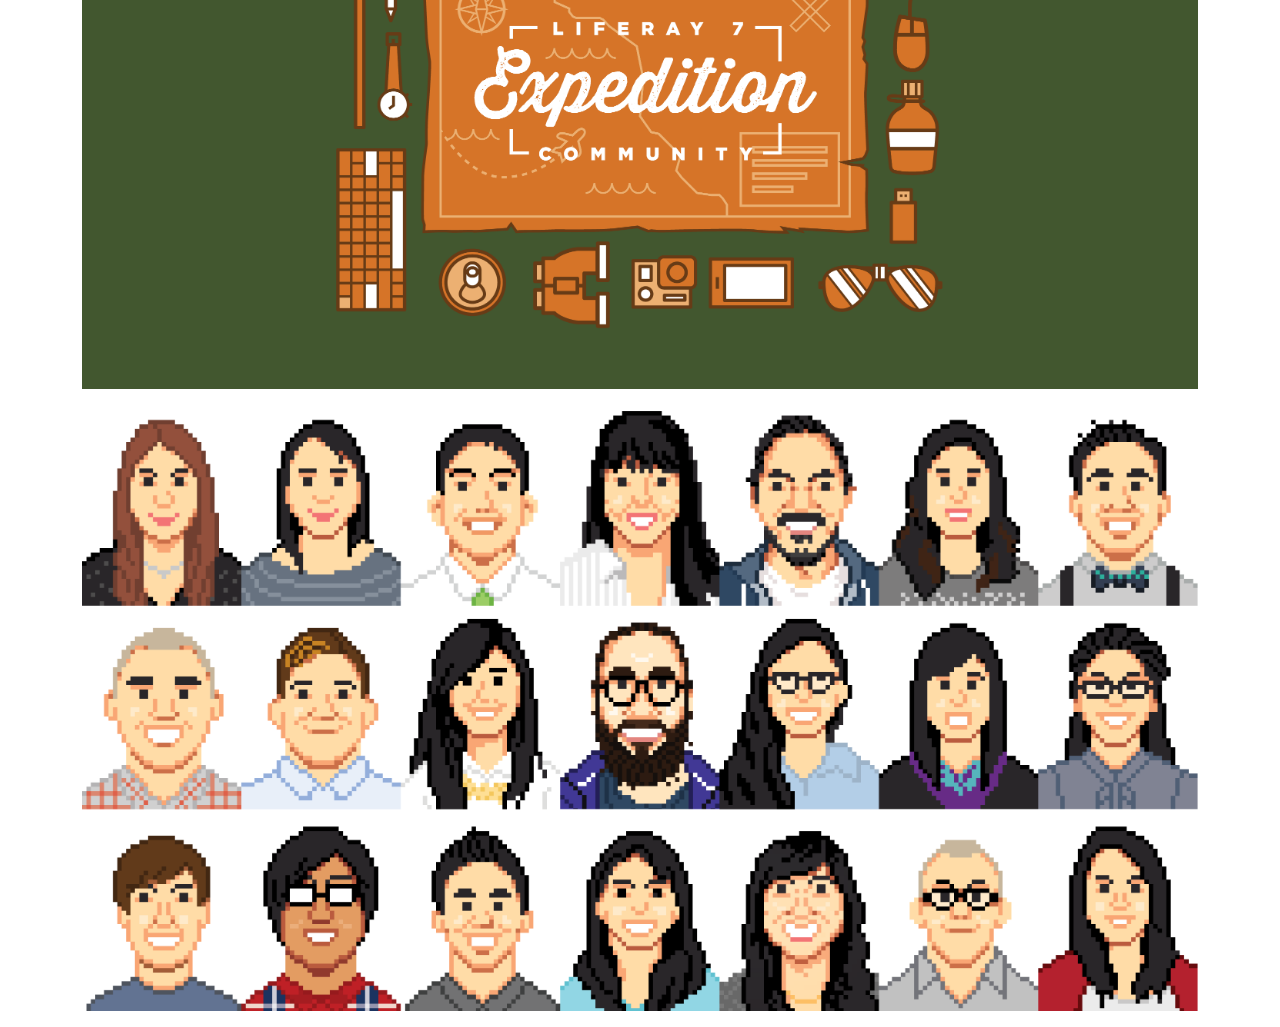
<file: illustrations.html>
<!doctype html>
<html lang="en">
	<head>
		<meta charset="utf-8">
		<meta name="viewport" content="width=device-width, initial-scale=1">

		<link href="favicon.ico" rel="shortcut icon" type="image/png">
		
		<link href="css/bootstrap.min.css" rel="stylesheet">
		<link href="css/main.css" rel="stylesheet">

		<title>Bryan Ho, Graphic Designer/Illustrator</title>
	</head>
	<body>
		<header>
			<div class="container">
				<div class="row">
					<div class="col page-links">
						<nav class="nav">
							<a class="nav-link active" href="/">Work</a>
							<a class="nav-link" href="#">Contact</a>
						</nav>
					</div>

					<div class="col logo-head">
						<div class="nav">
							<a class="nav-link" href="/">BHO</a>
						</div>
					</div>

					<div class="col social-networks">
						<div>
							<a href="https://dribbble.com/thebryanho" target="_blank">
								Dribbble
							</a>
						</div>
					</div>
				</div>
			</div>
		</header>

		<div class="hero">
			<h2>illustrations</h2>
		</div>

		<div class="container portfolio-project">
			<p>
				<img src="images/illustrations/illustrations_0.png">
			</p>

			<p>
				<img src="images/illustrations/illustrations_1.png">
			</p>

			<p>
				<img src="images/illustrations/illustrations_2.png">
			</p>

			<p>
				<img src="images/illustrations/illustrations_3.png">
			</p>

			<p>
				<img src="images/illustrations/illustrations_4.png">
			</p>

			<p>
				<img src="images/illustrations/illustrations_5.png">
			</p>

			<p>
				<img src="images/illustrations/illustrations_6.png">
			</p>

			<p>
				<img src="images/illustrations/illustrations_7.png">
			</p>

			<p>
				<img src="images/illustrations/illustrations_8.png">
			</p>
		</div>
	</body>
</html>
</file>
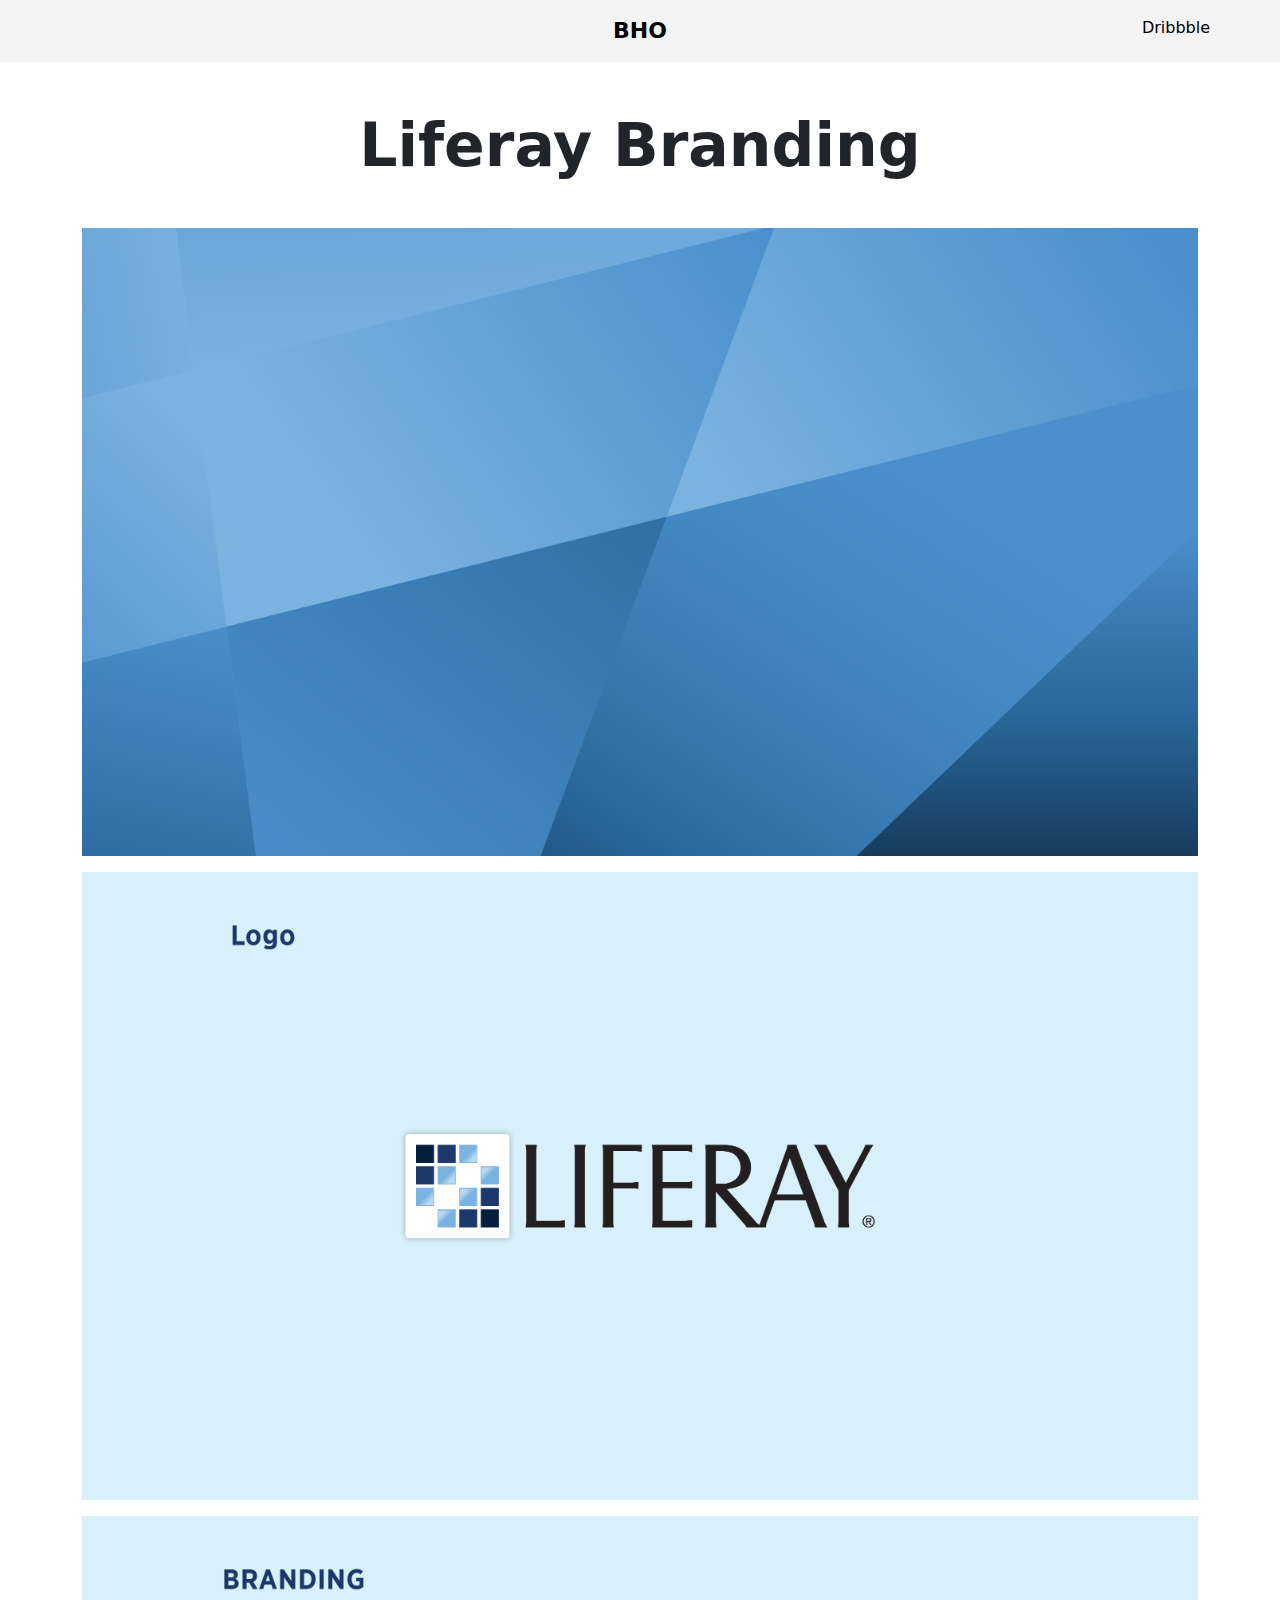
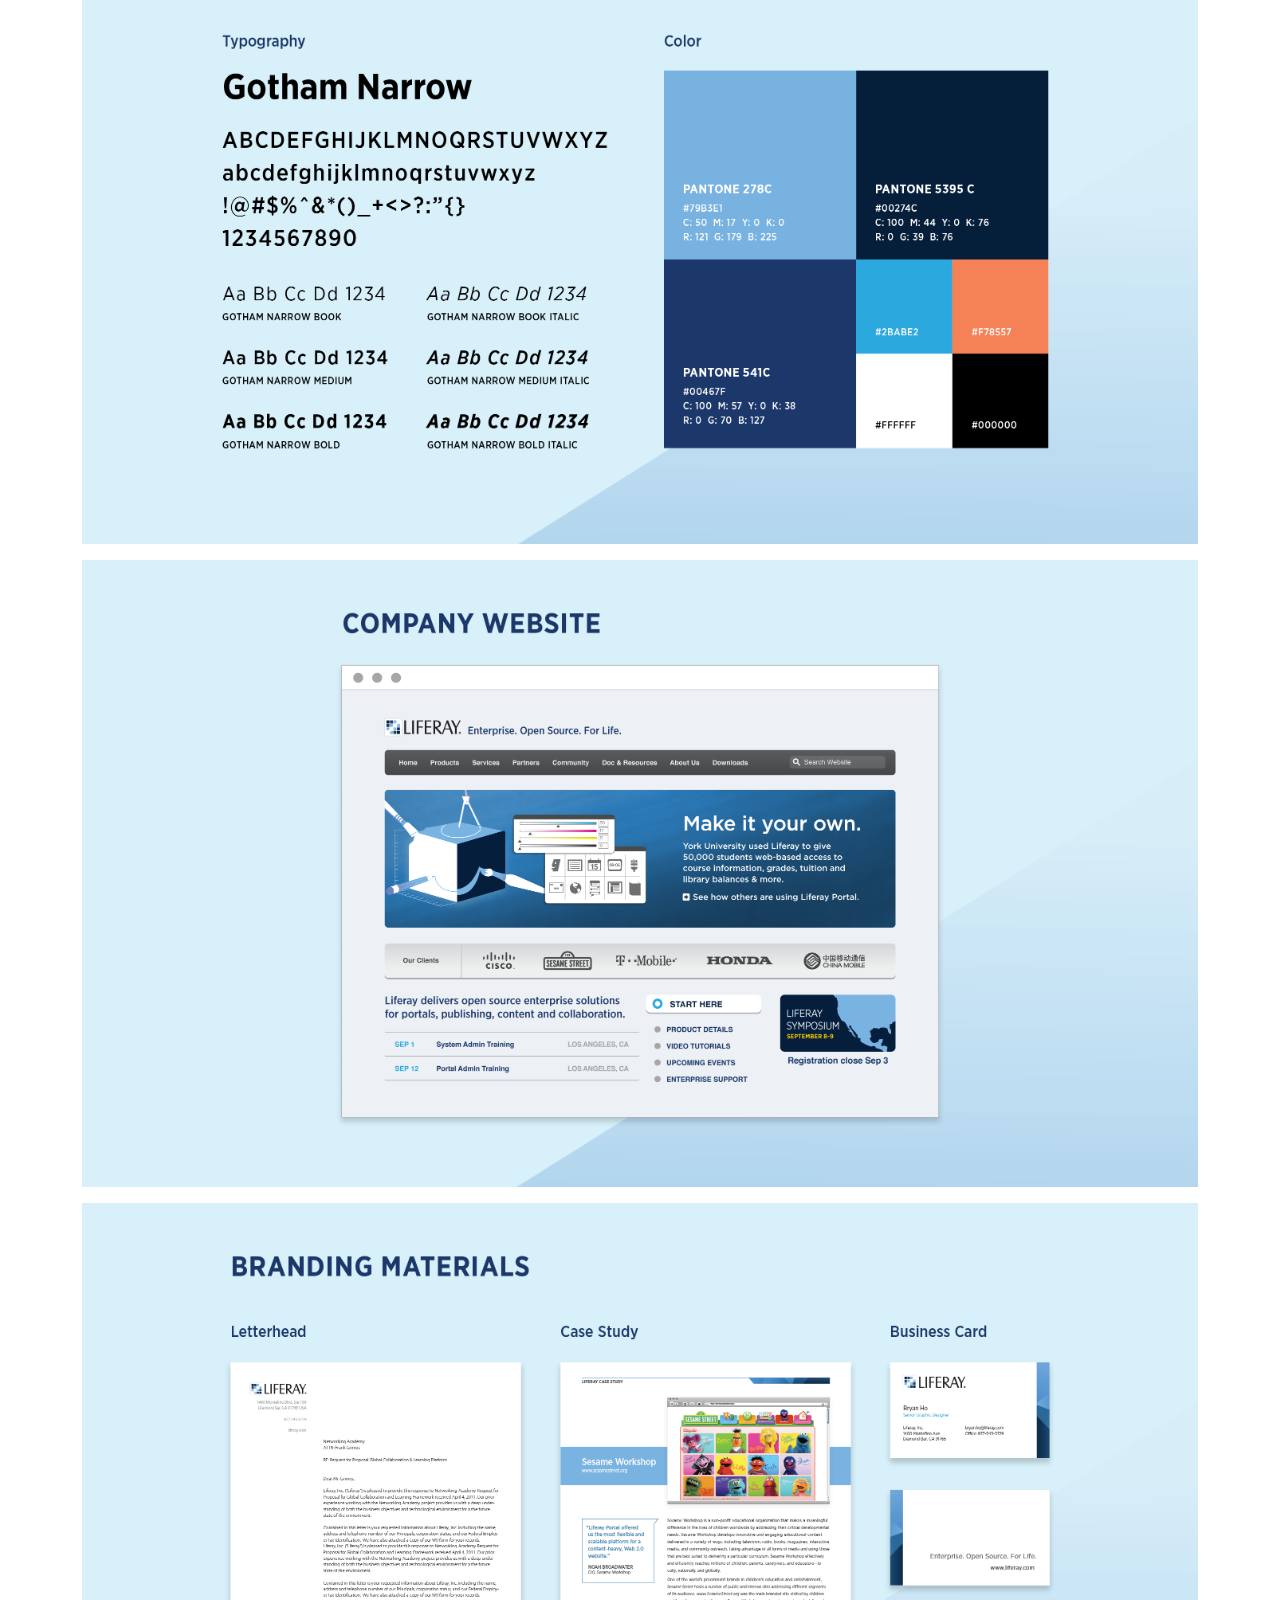
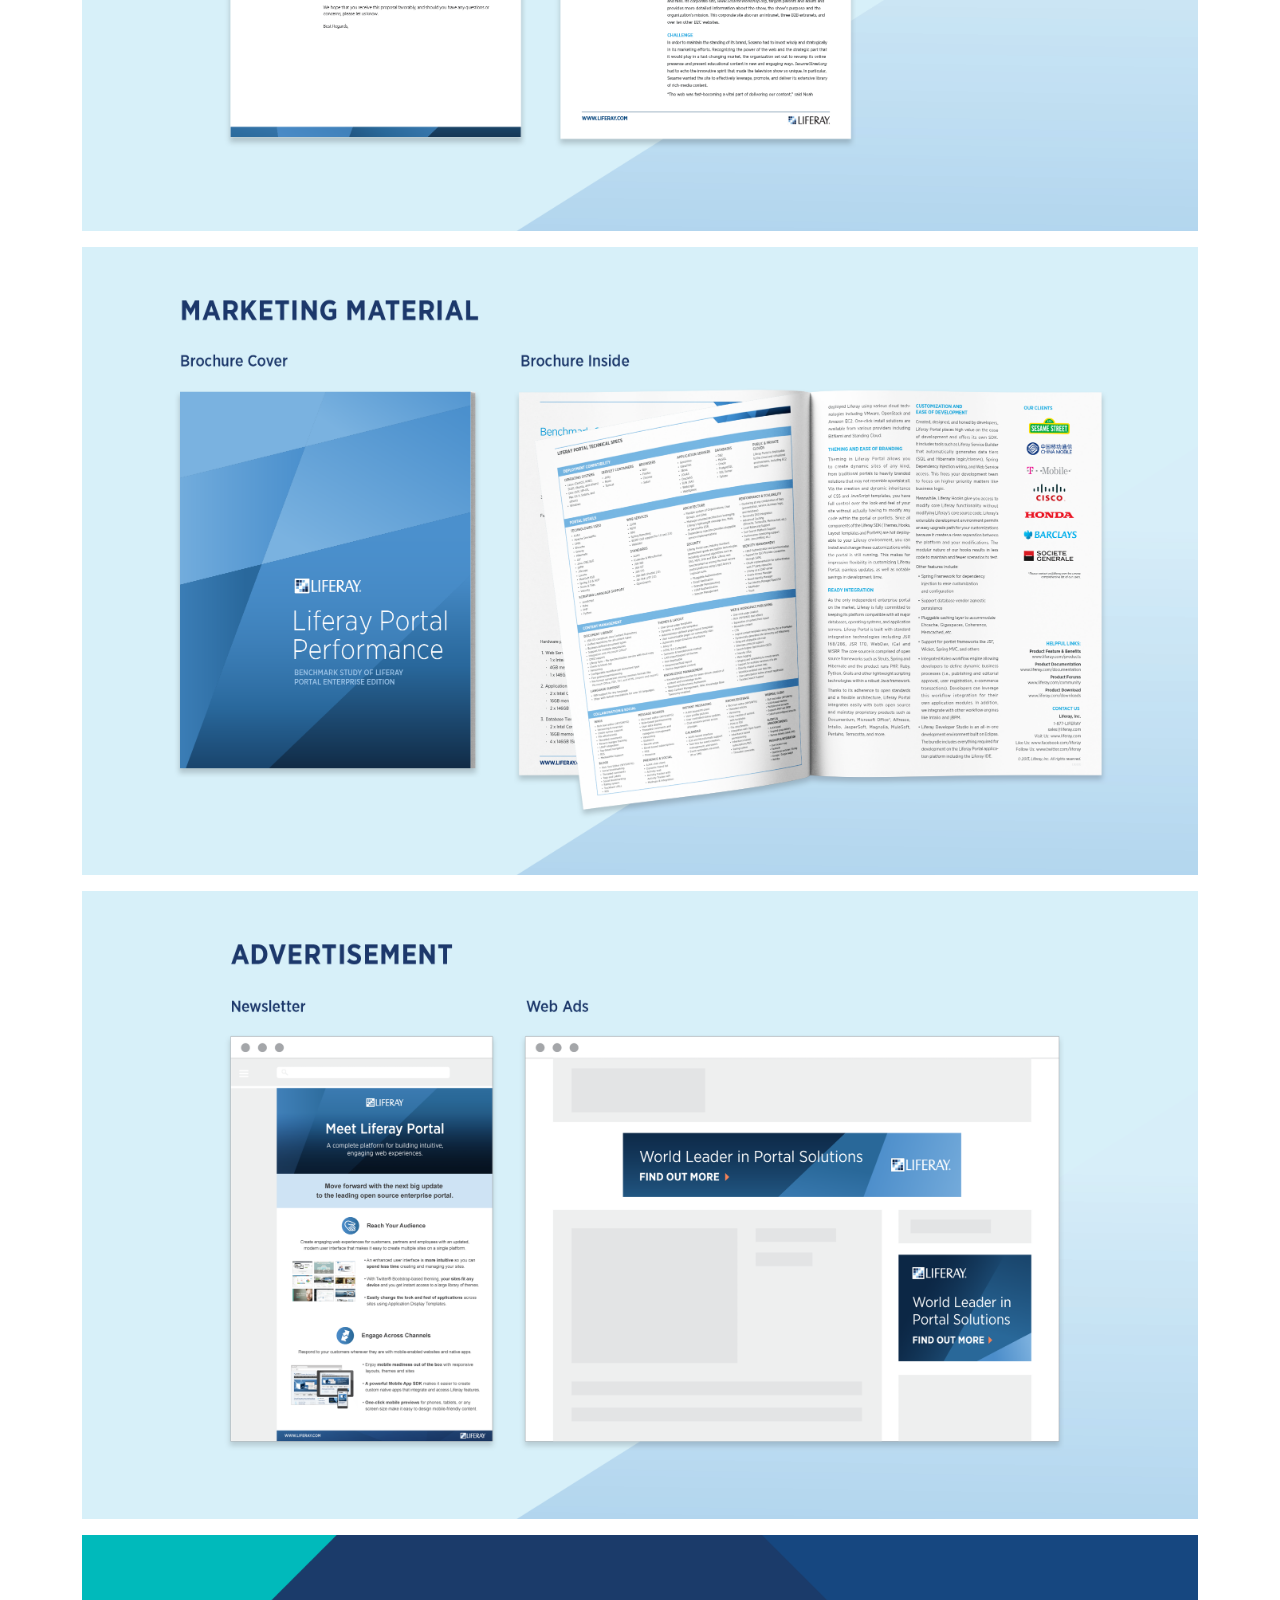
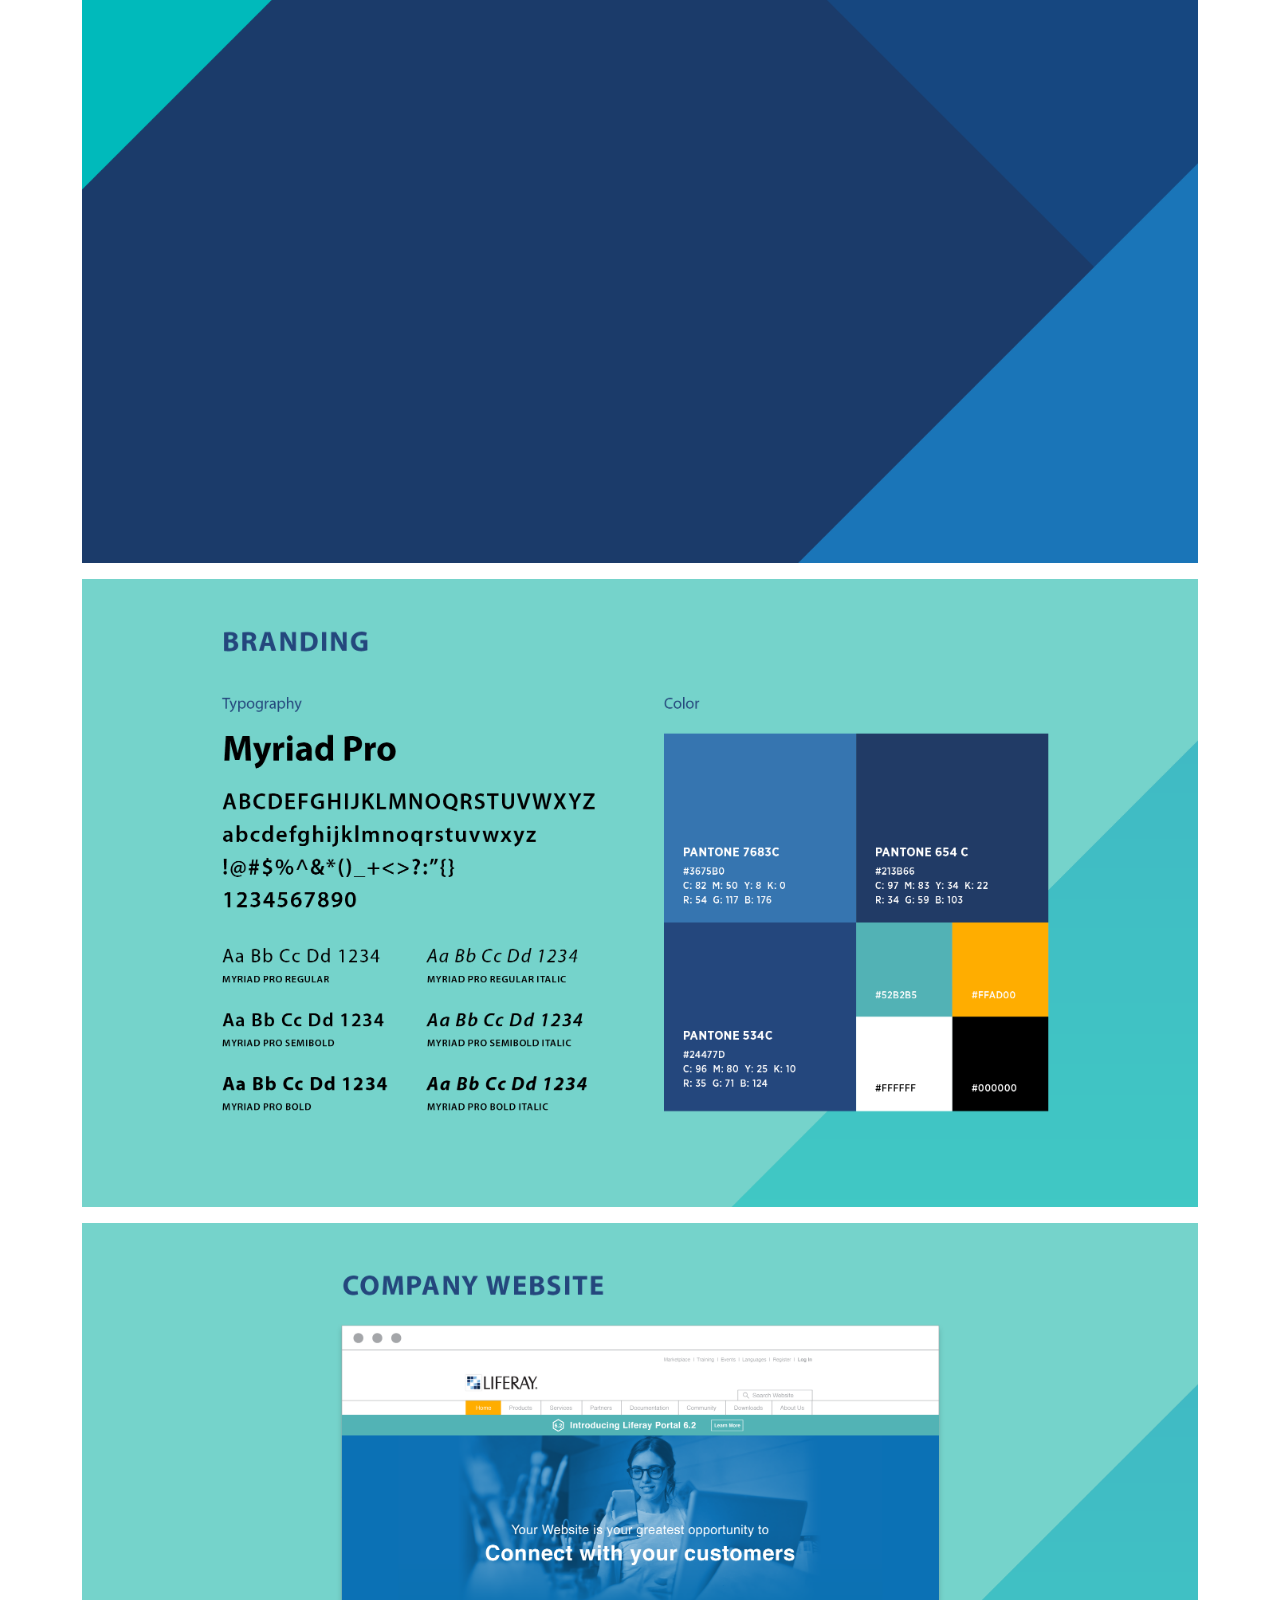
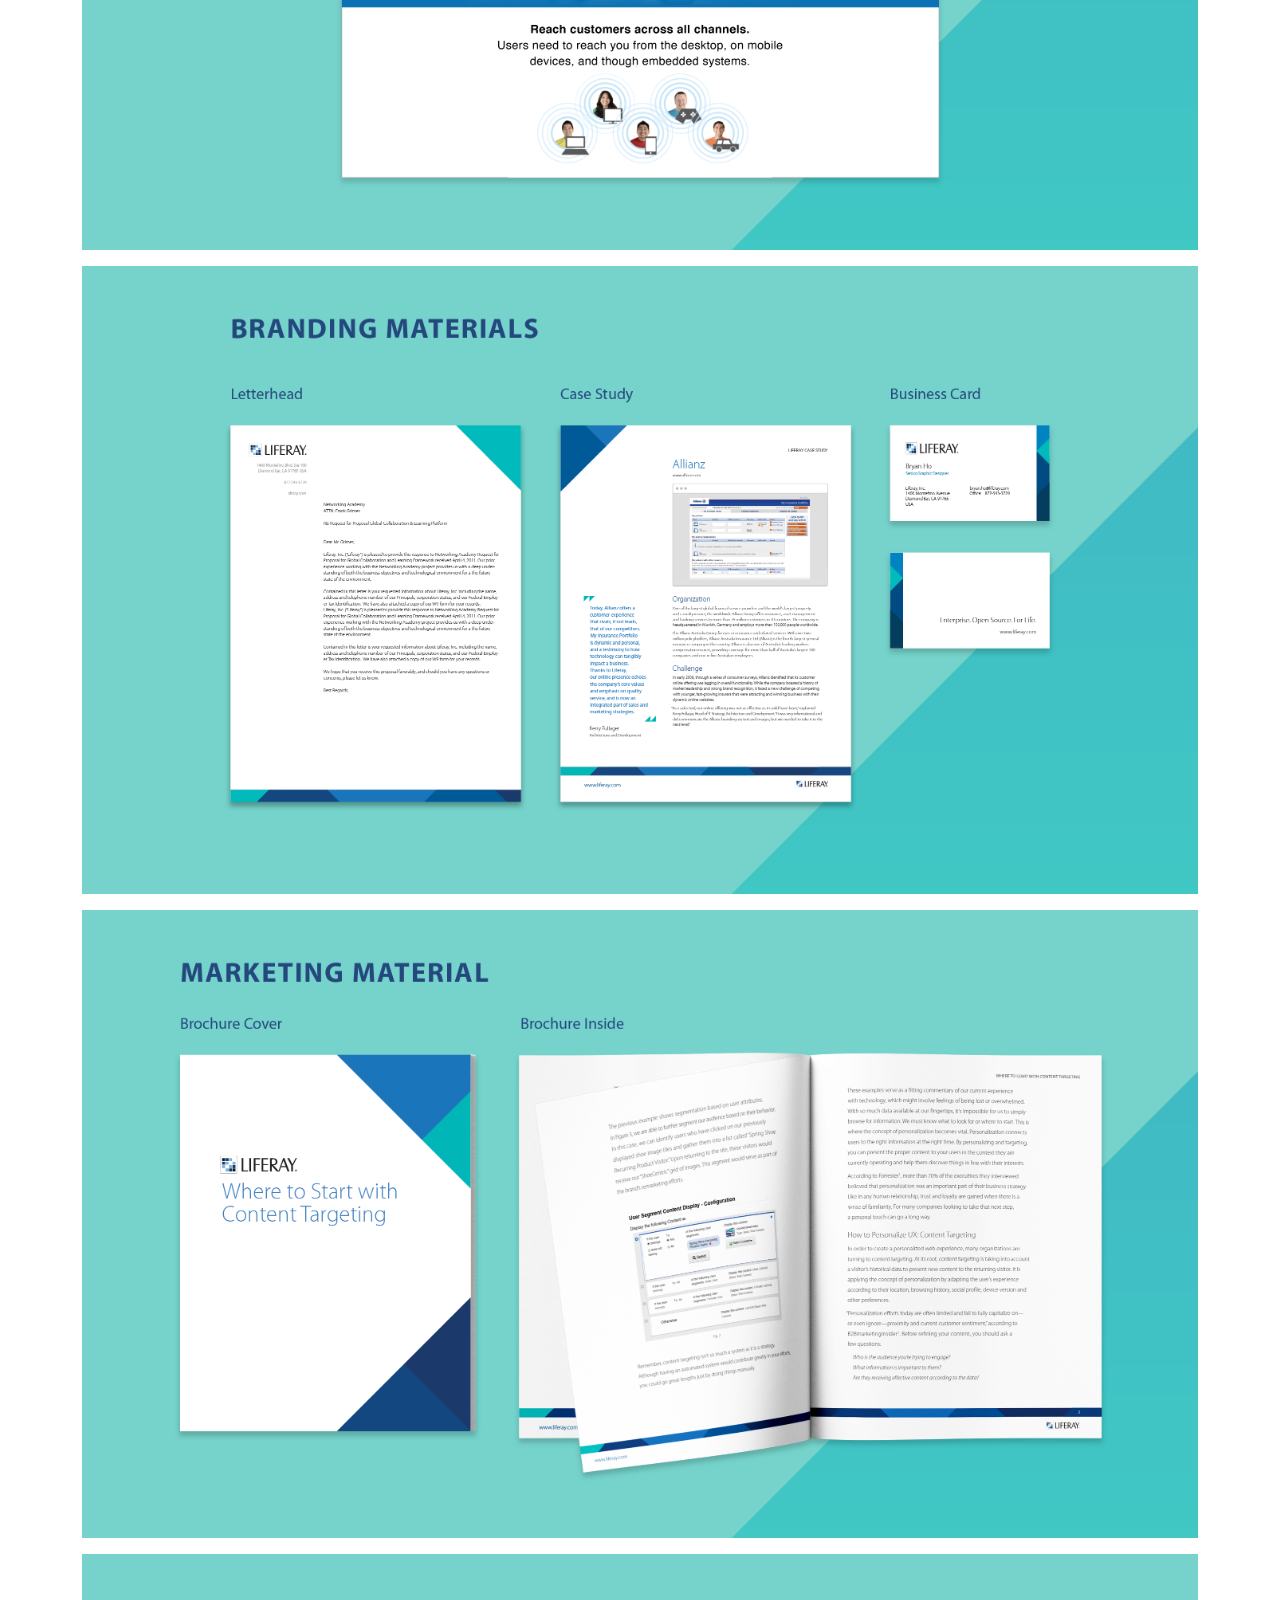
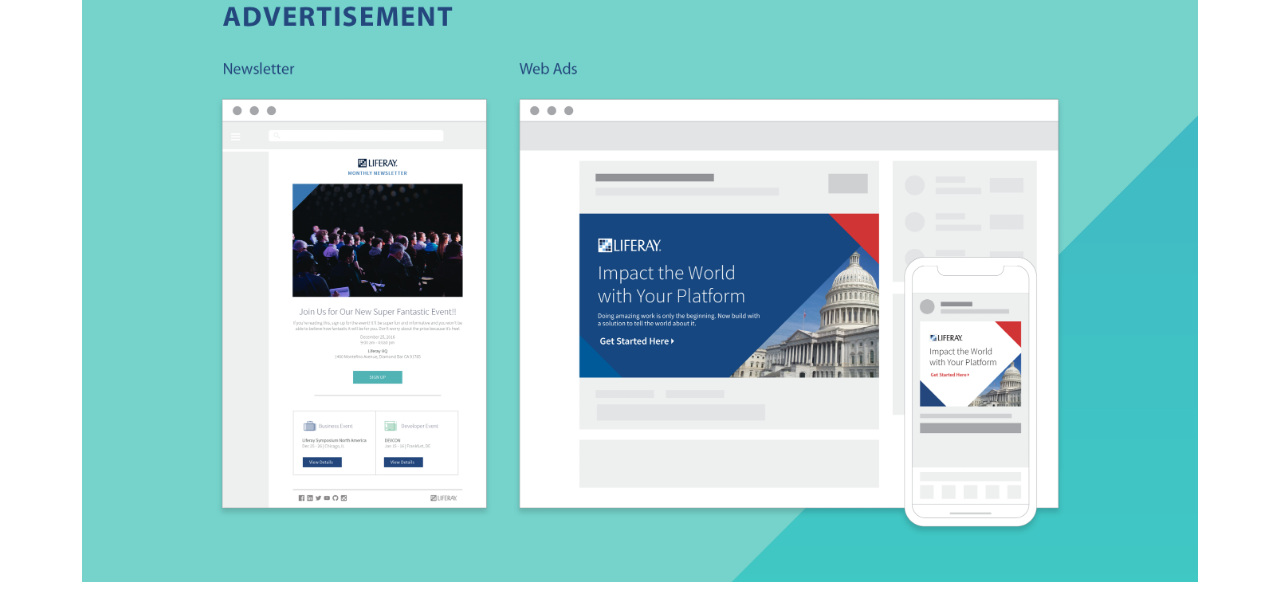
<file: liferay_branding.html>
<!doctype html>
<html lang="en">
	<head>
		<meta charset="utf-8">
		<meta name="viewport" content="width=device-width, initial-scale=1">

		<link href="favicon.ico" rel="shortcut icon" type="image/png">
		
		<link href="css/bootstrap.min.css" rel="stylesheet">
		<link href="css/main.css" rel="stylesheet">

		<title>Bryan Ho, Graphic Designer/Illustrator</title>
	</head>
	<body>
		<header>
			<div class="container">
				<div class="row">
					<div class="col page-links">
						<nav class="nav">
							<a class="nav-link active" href="/">Work</a>
							<a class="nav-link" href="#">Contact</a>
						</nav>
					</div>

					<div class="col logo-head">
						<div class="nav">
							<a class="nav-link" href="/">BHO</a>
						</div>
					</div>

					<div class="col social-networks">
						<div>
							<a href="https://dribbble.com/thebryanho" target="_blank">
								Dribbble
							</a>
						</div>
					</div>
				</div>
			</div>
		</header>

		<div class="hero">
			<h2>Liferay Branding</h2>
		</div>

		<div class="container portfolio-project">
			<p>
				<img src="images/liferay_branding/liferay_branding_0.png">
			</p>

			<p>
				<img src="images/liferay_branding/liferay_branding_1.png">
			</p>

			<p>
				<img src="images/liferay_branding/liferay_branding_2.png">
			</p>

			<p>
				<img src="images/liferay_branding/liferay_branding_3.png">
			</p>

			<p>
				<img src="images/liferay_branding/liferay_branding_4.png">
			</p>

			<p>
				<img src="images/liferay_branding/liferay_branding_5.png">
			</p>

			<p>
				<img src="images/liferay_branding/liferay_branding_6.png">
			</p>

			<p>
				<img src="images/liferay_branding/liferay_branding_7.png">
			</p>

			<p>
				<img src="images/liferay_branding/liferay_branding_8.png">
			</p>

			<p>
				<img src="images/liferay_branding/liferay_branding_9.png">
			</p>

			<p>
				<img src="images/liferay_branding/liferay_branding_10.png">
			</p>

			<p>
				<img src="images/liferay_branding/liferay_branding_11.png">
			</p>

			<p>
				<img src="images/liferay_branding/liferay_branding_12.png">
			</p>
		</div>
	</body>
</html>
</file>
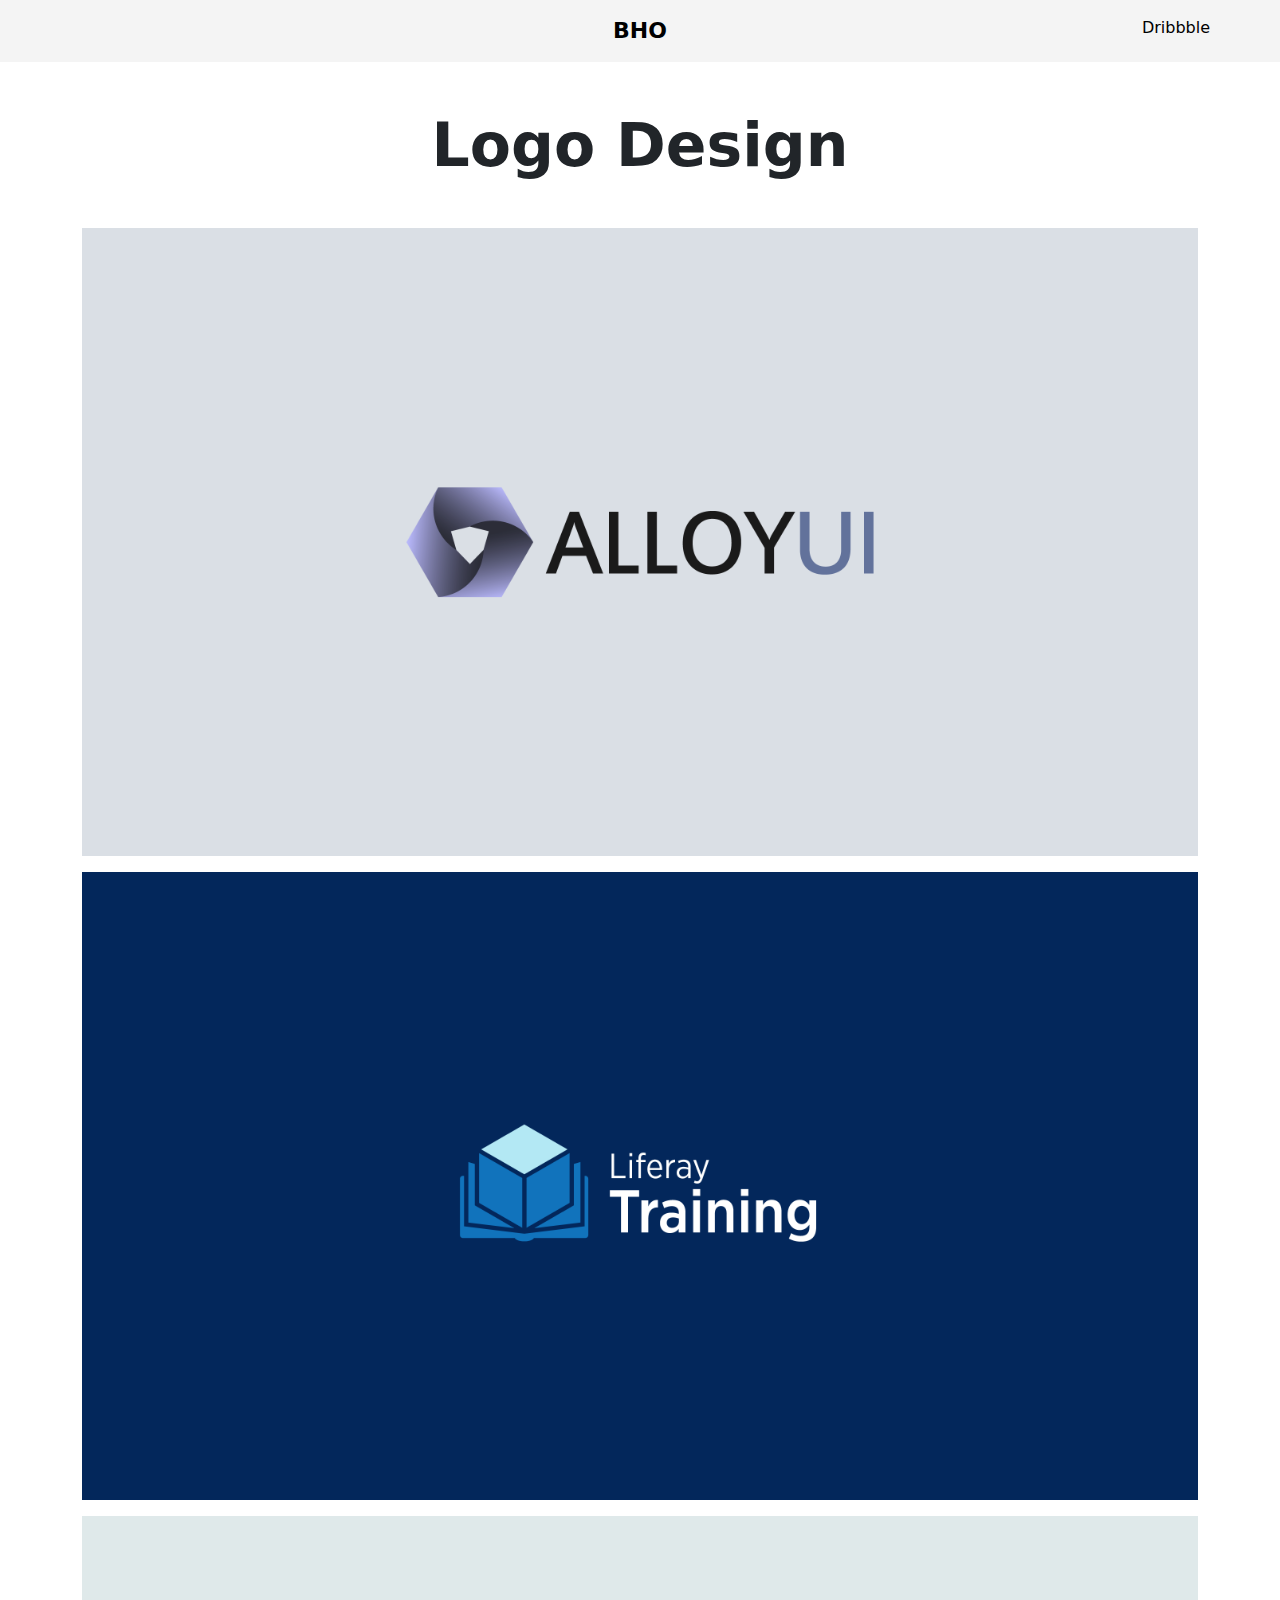
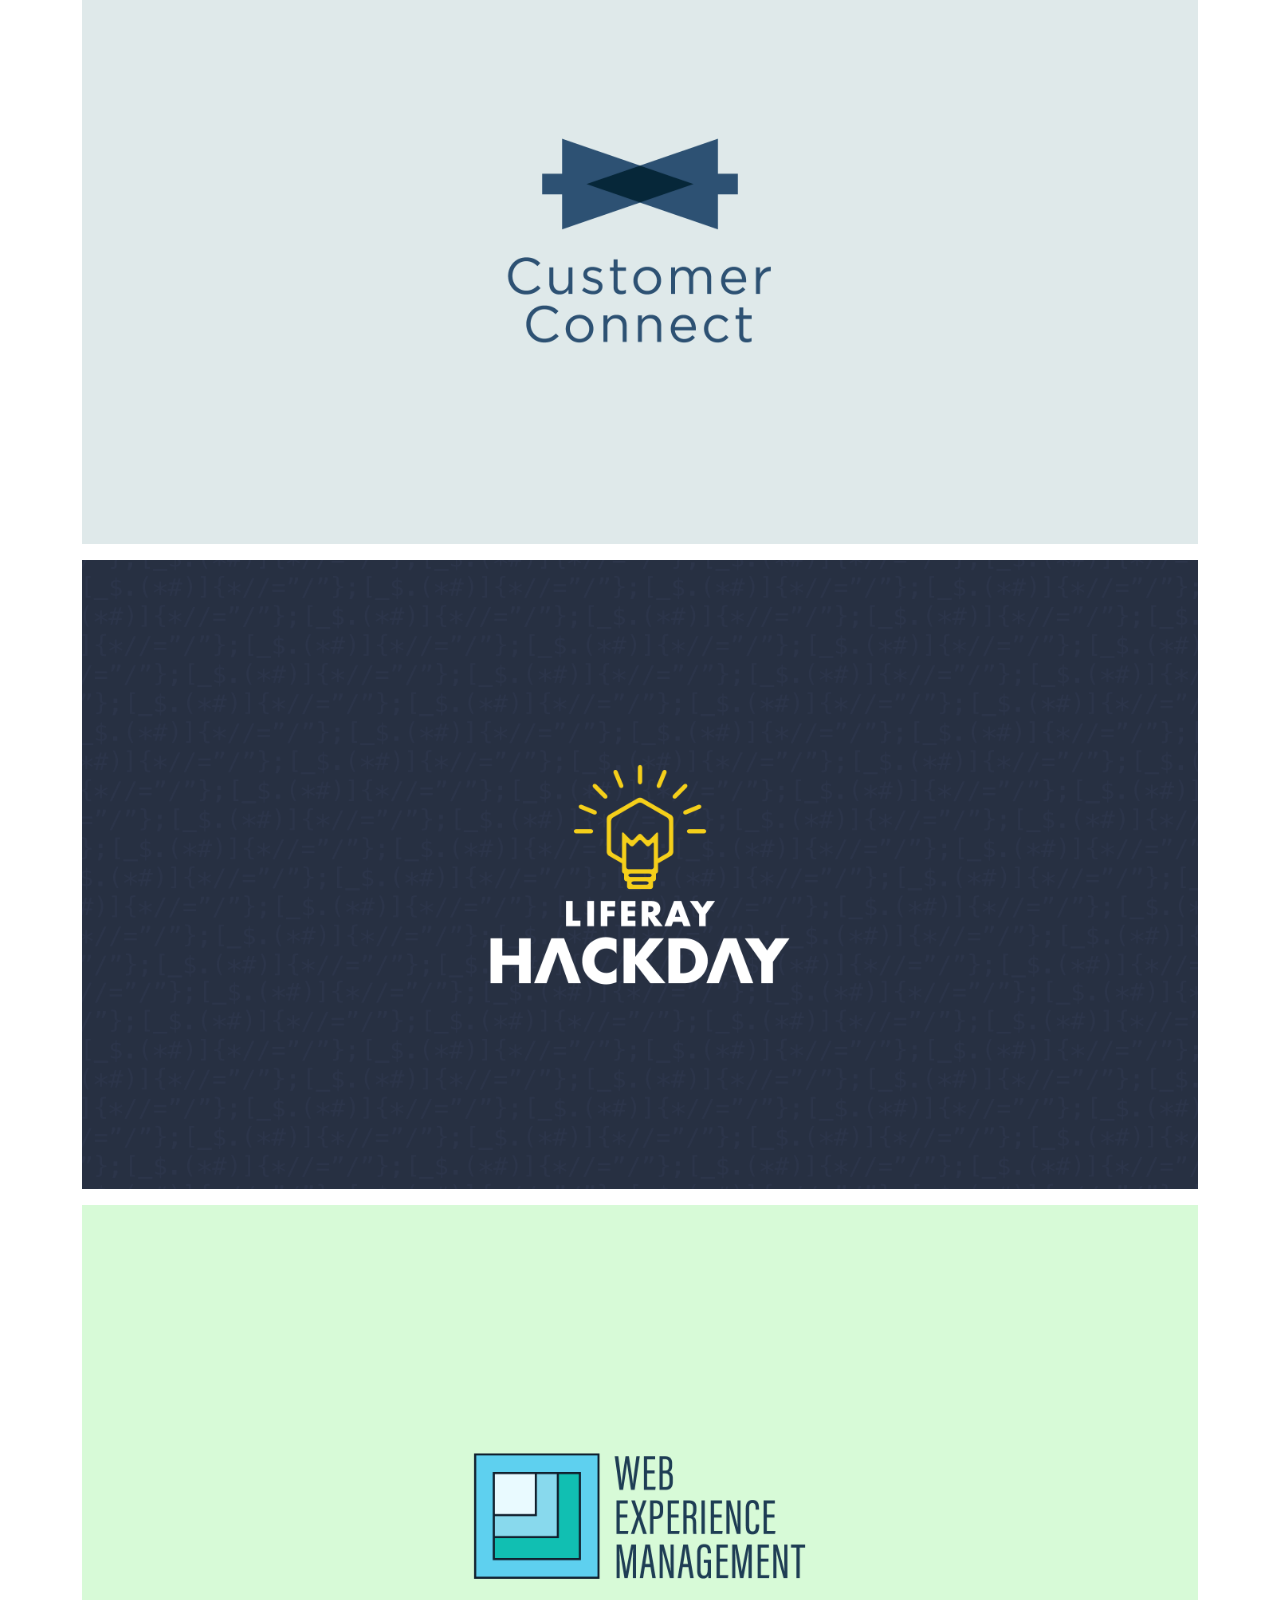
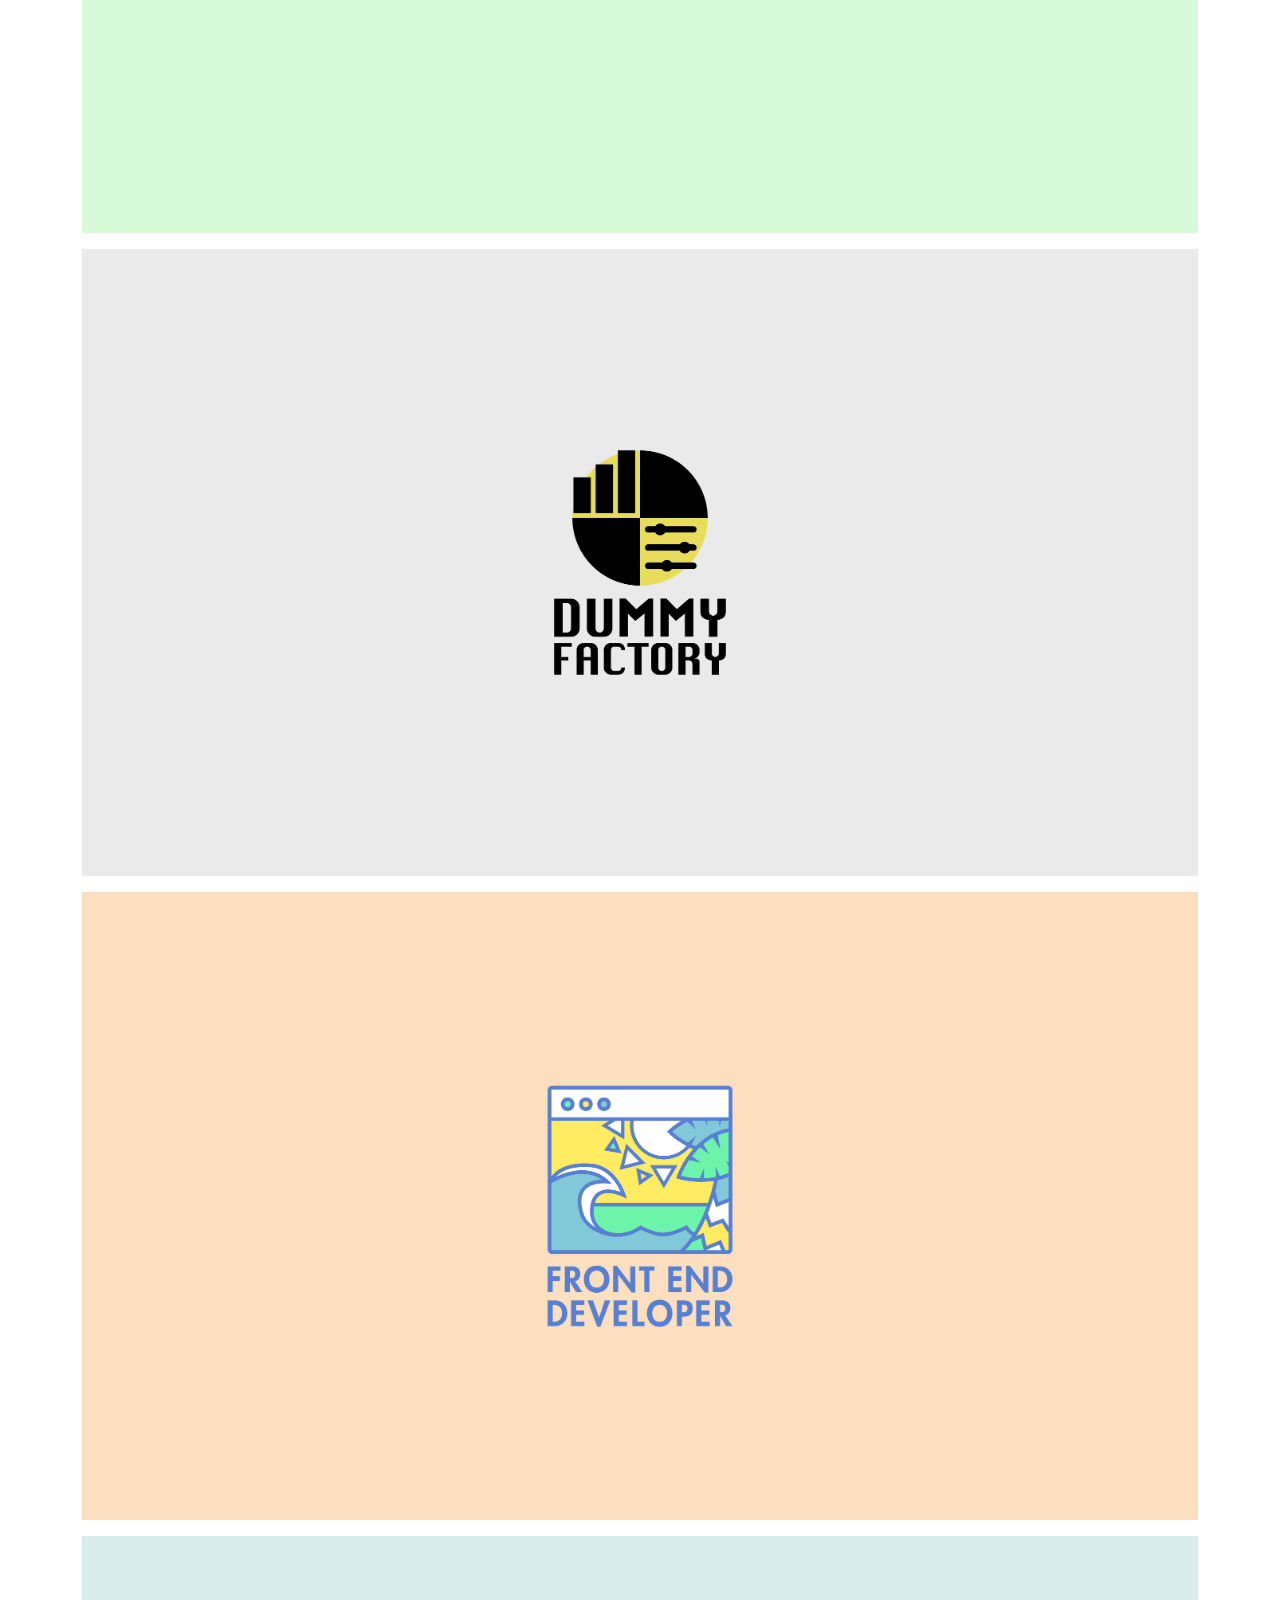
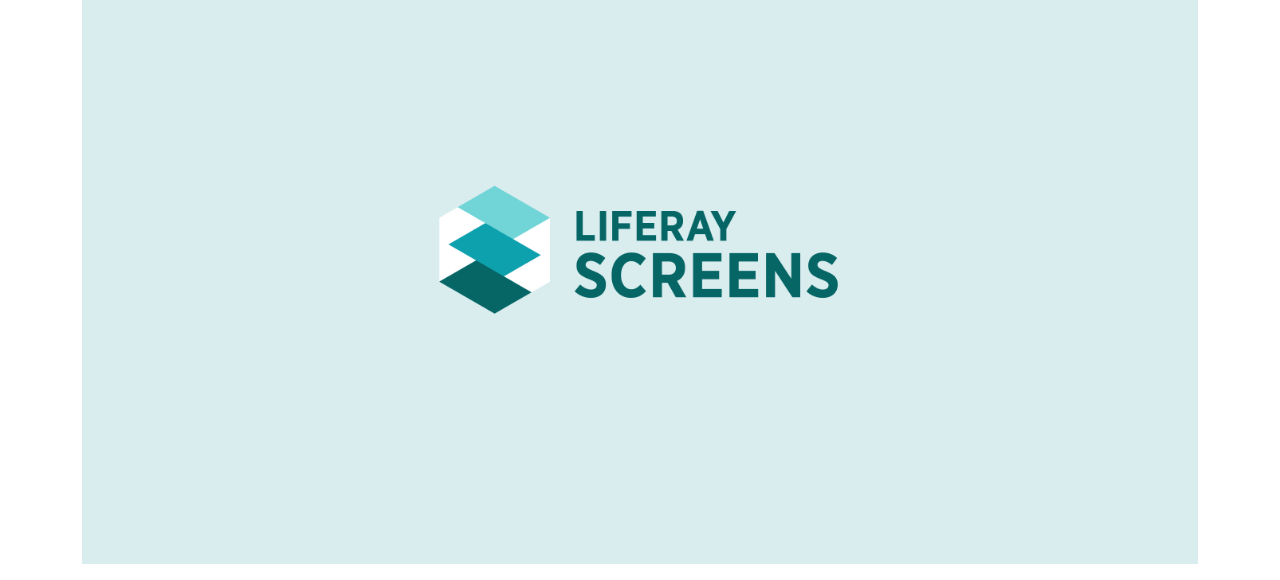
<file: logo.html>
<!doctype html>
<html lang="en">
	<head>
		<meta charset="utf-8">
		<meta name="viewport" content="width=device-width, initial-scale=1">

		<link href="favicon.ico" rel="shortcut icon" type="image/png">
		
		<link href="css/bootstrap.min.css" rel="stylesheet">
		<link href="css/main.css" rel="stylesheet">

		<title>Bryan Ho, Graphic Designer/Illustrator</title>
	</head>
	<body>
		<header>
			<div class="container">
				<div class="row">
					<div class="col page-links">
						<nav class="nav">
							<a class="nav-link active" href="/">Work</a>
							<a class="nav-link" href="#">Contact</a>
						</nav>
					</div>

					<div class="col logo-head">
						<div class="nav">
							<a class="nav-link" href="/">BHO</a>
						</div>
					</div>

					<div class="col social-networks">
						<div>
							<a href="https://dribbble.com/thebryanho" target="_blank">
								Dribbble
							</a>
						</div>
					</div>
				</div>
			</div>
		</header>

		<div class="hero">
			<h2>Logo Design</h2>
		</div>

		<div class="container portfolio-project">
			<p>
				<img src="images/logo/logo_0.png">
			</p>

			<p>
				<img src="images/logo/logo_1.png">
			</p>

			<p>
				<img src="images/logo/logo_2.png">
			</p>

			<p>
				<img src="images/logo/logo_3.png">
			</p>

			<p>
				<img src="images/logo/logo_4.png">
			</p>

			<p>
				<img src="images/logo/logo_5.png">
			</p>

			<p>
				<img src="images/logo/logo_6.png">
			</p>

			<p>
				<img src="images/logo/logo_7.png">
			</p>
		</div>
	</body>
</html>
</file>
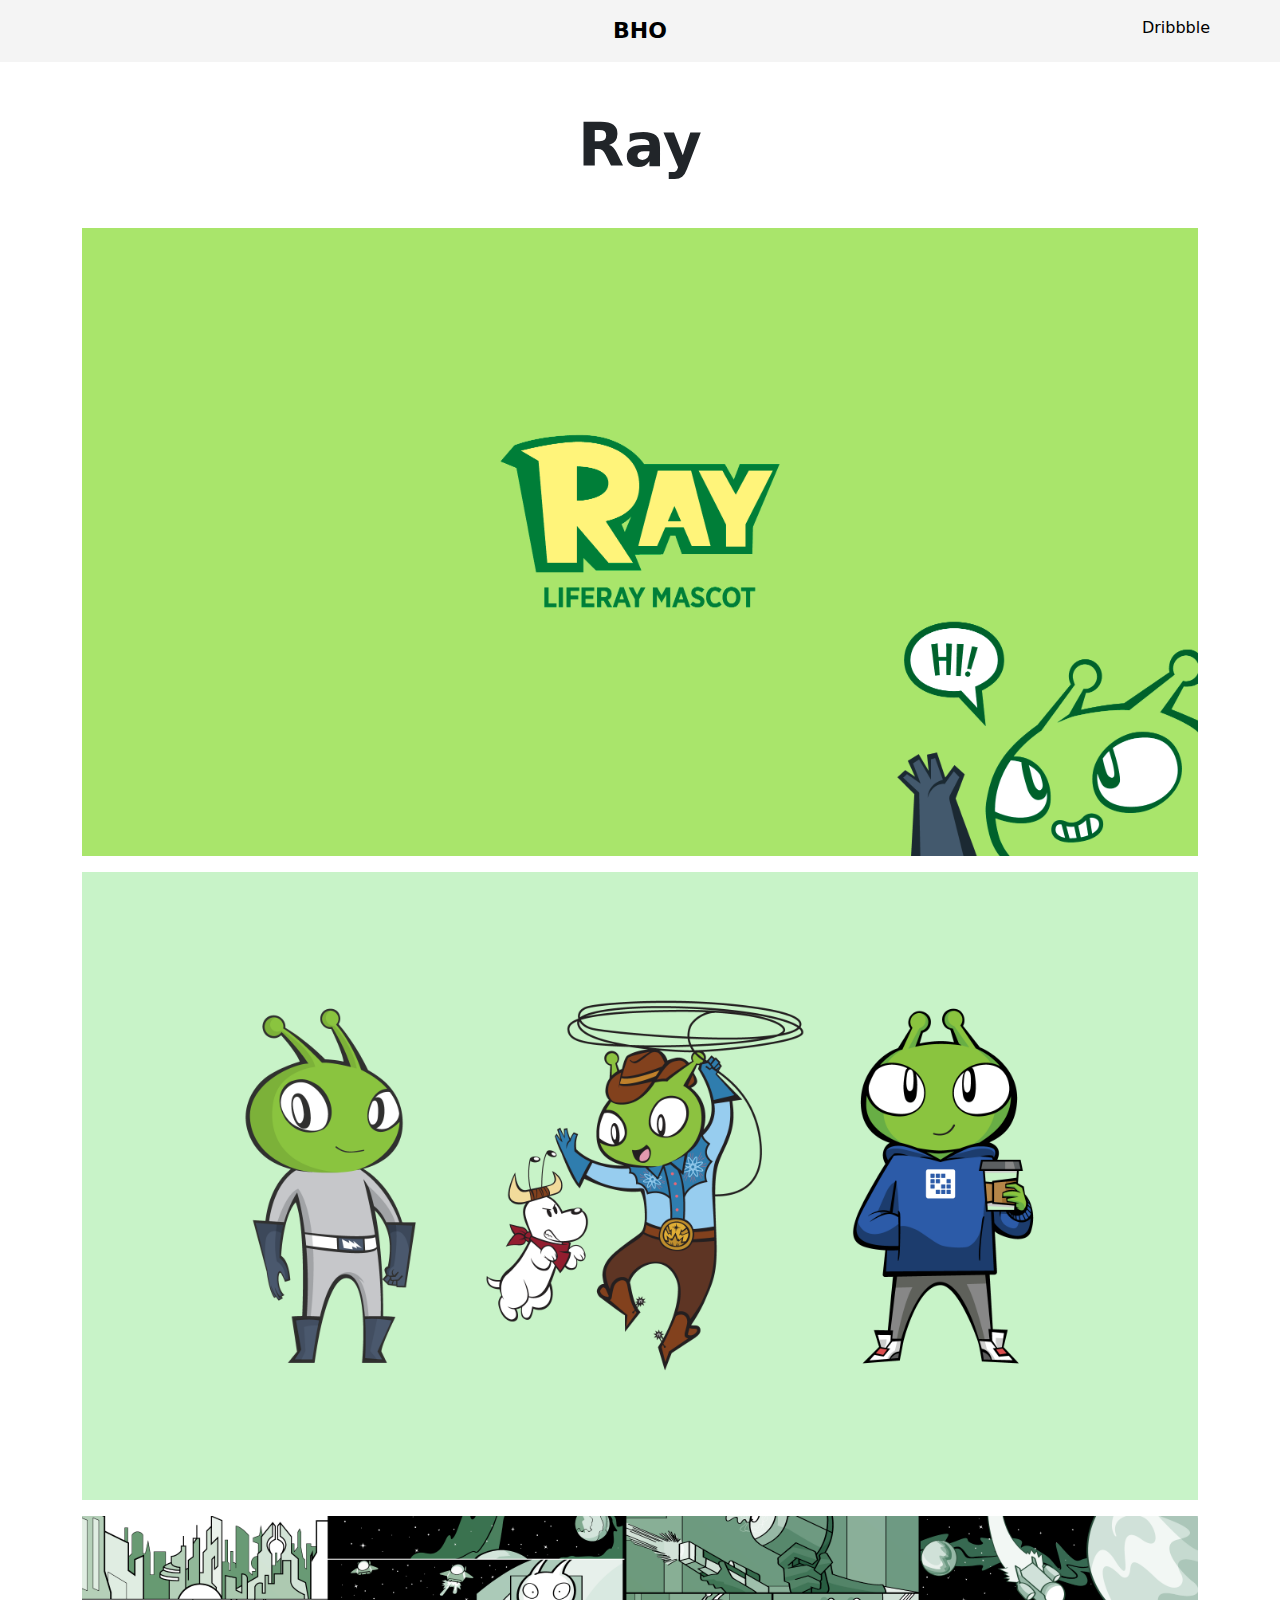
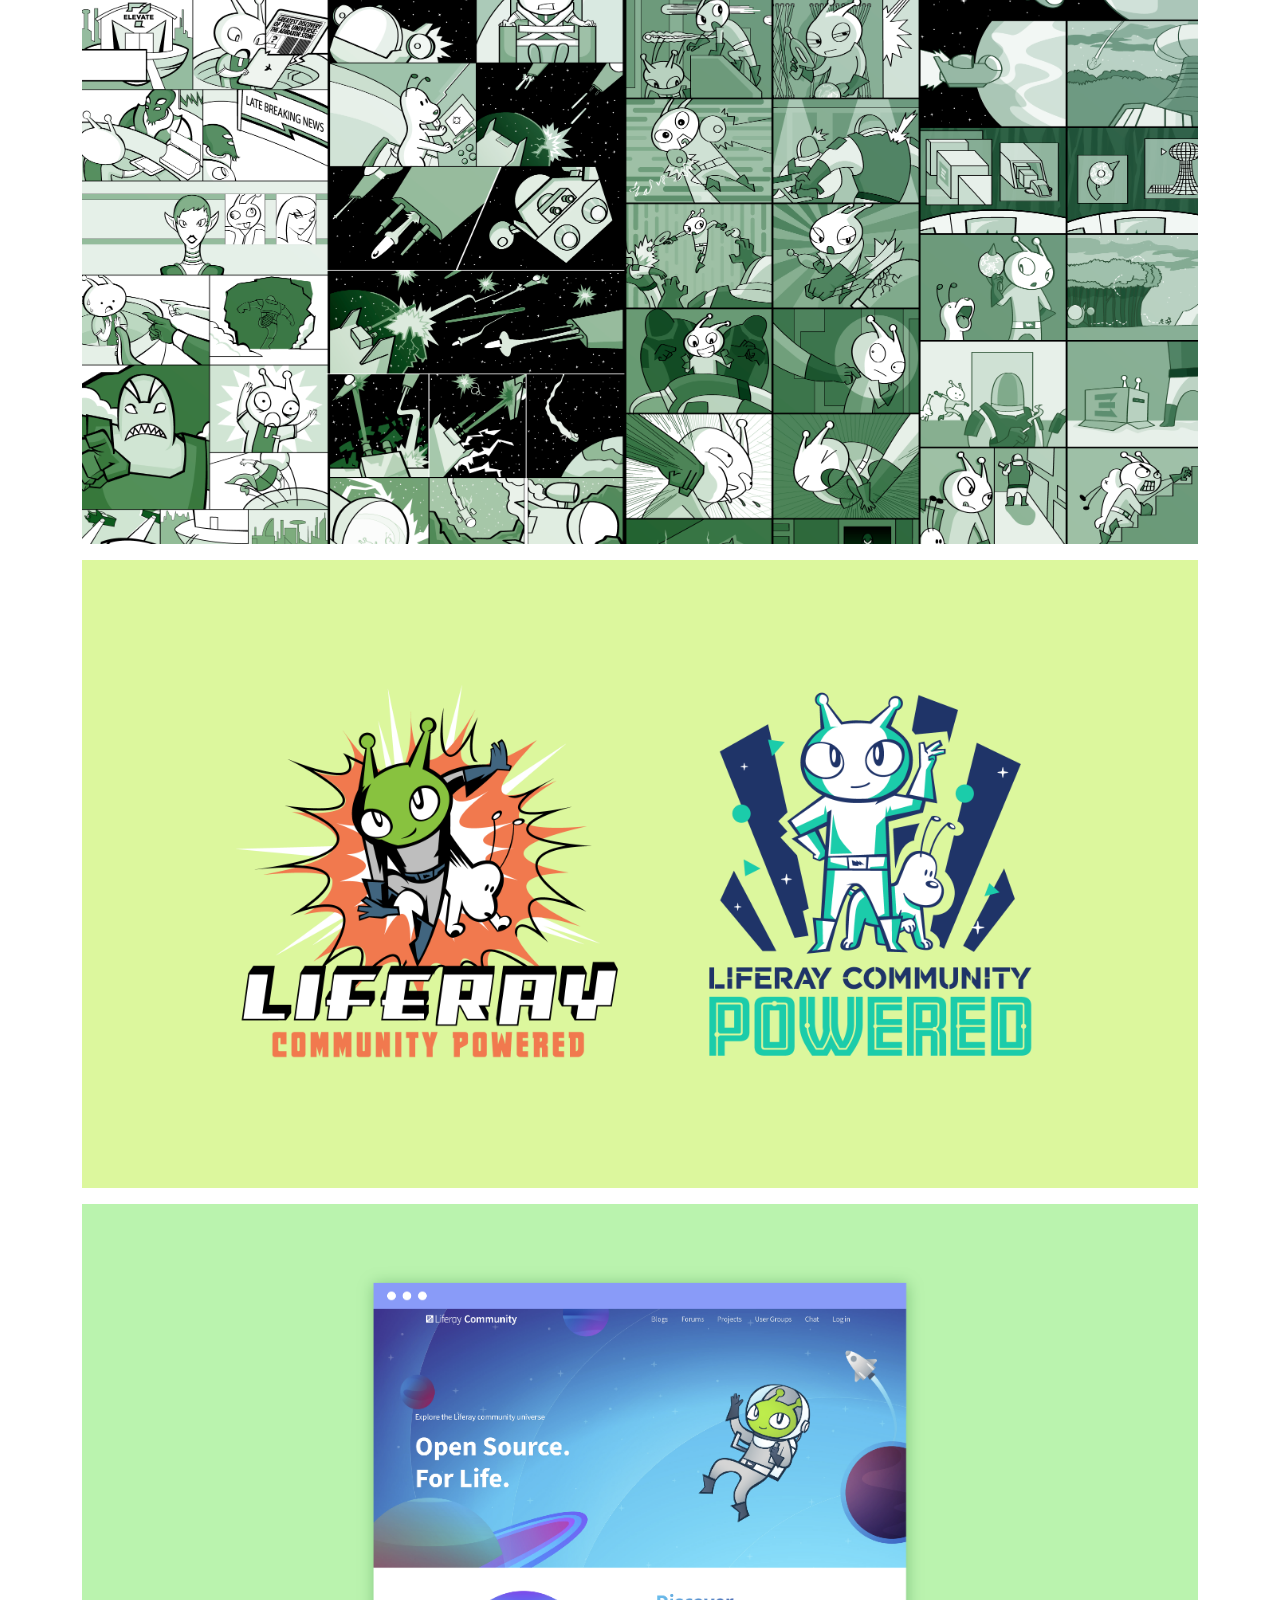
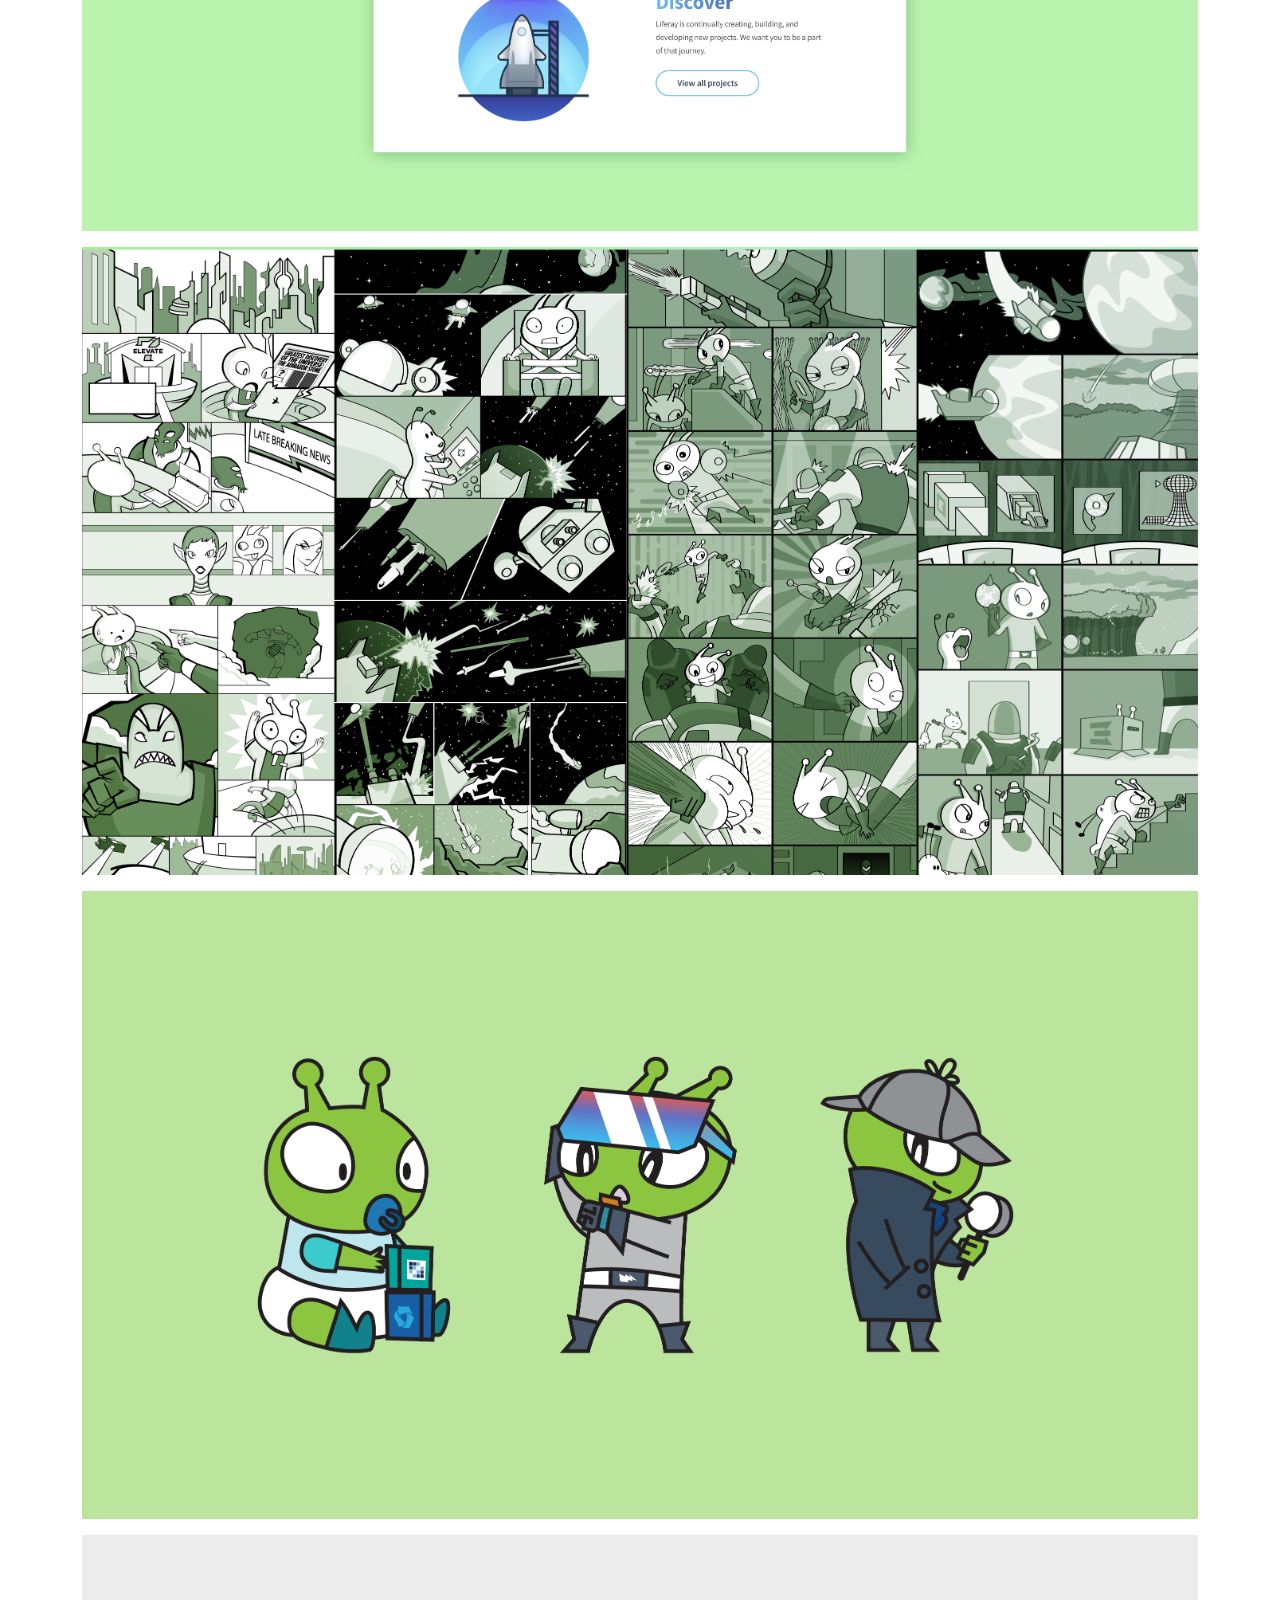
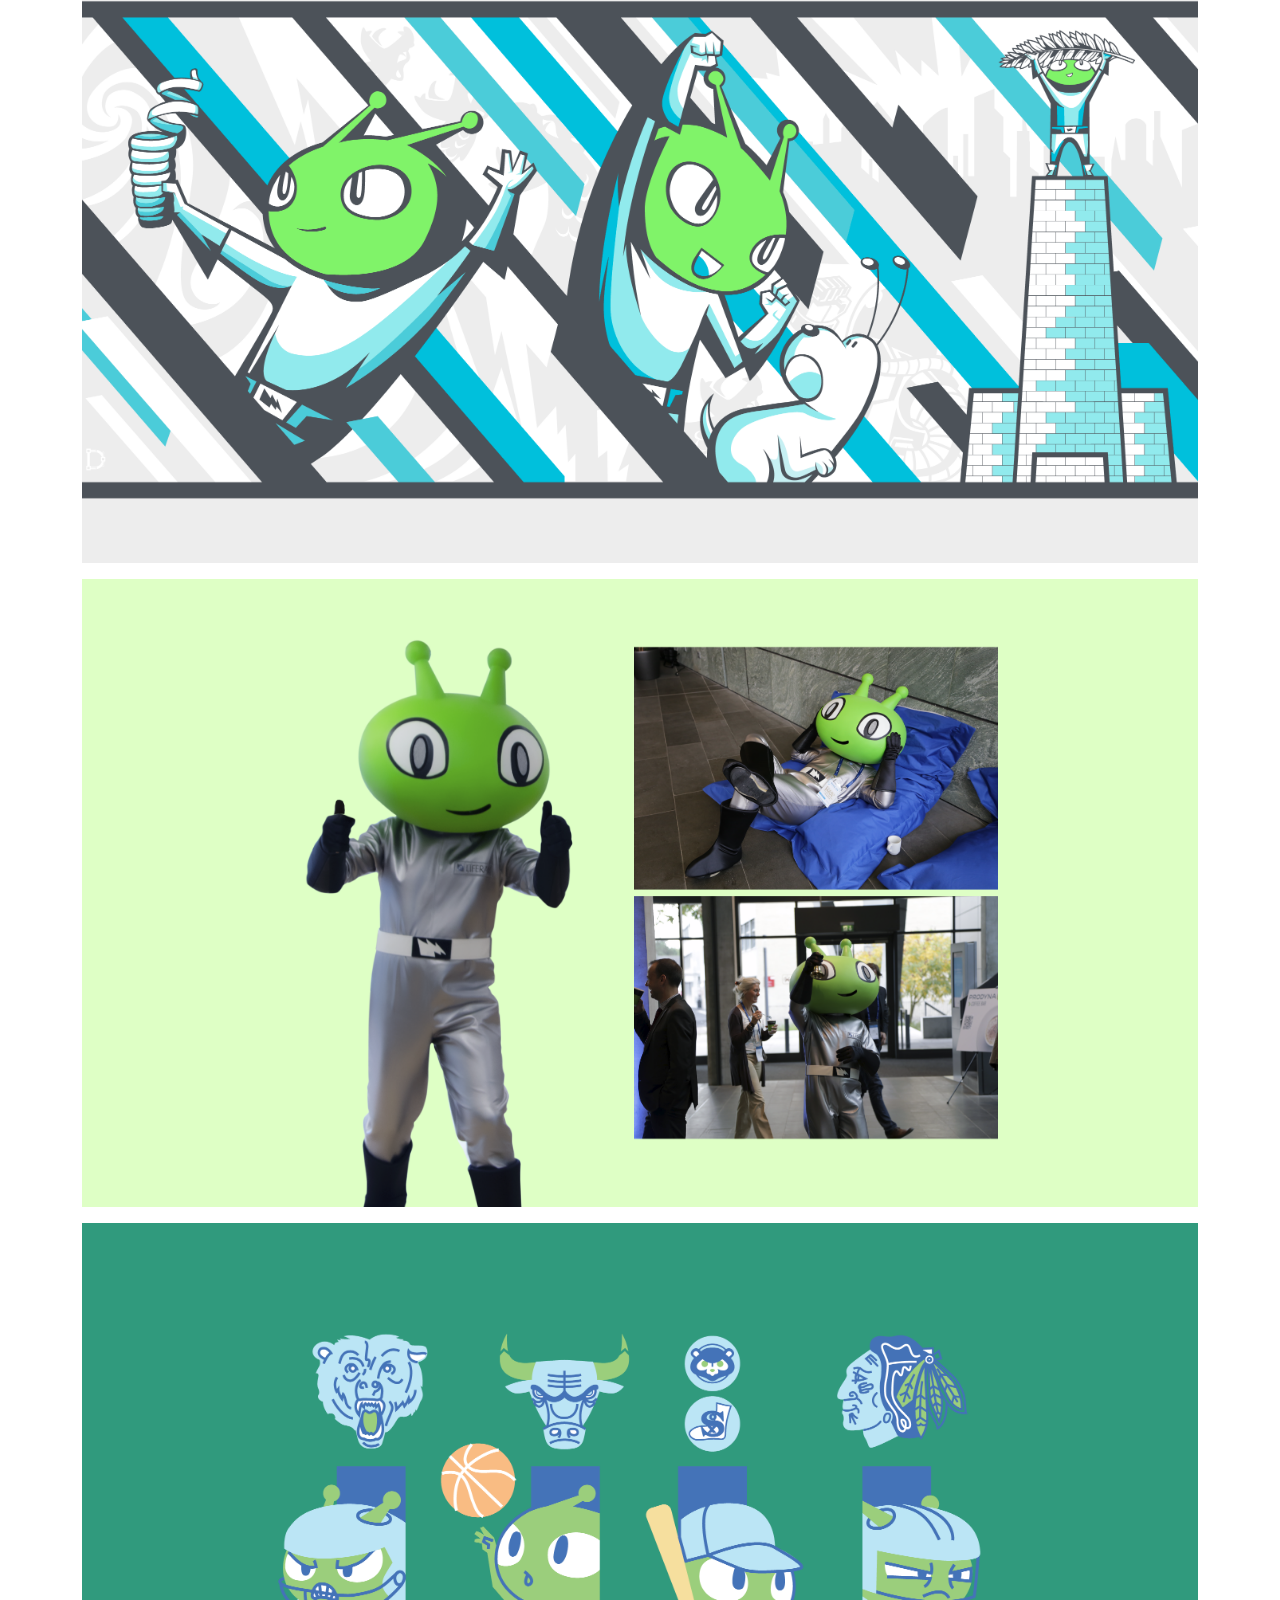
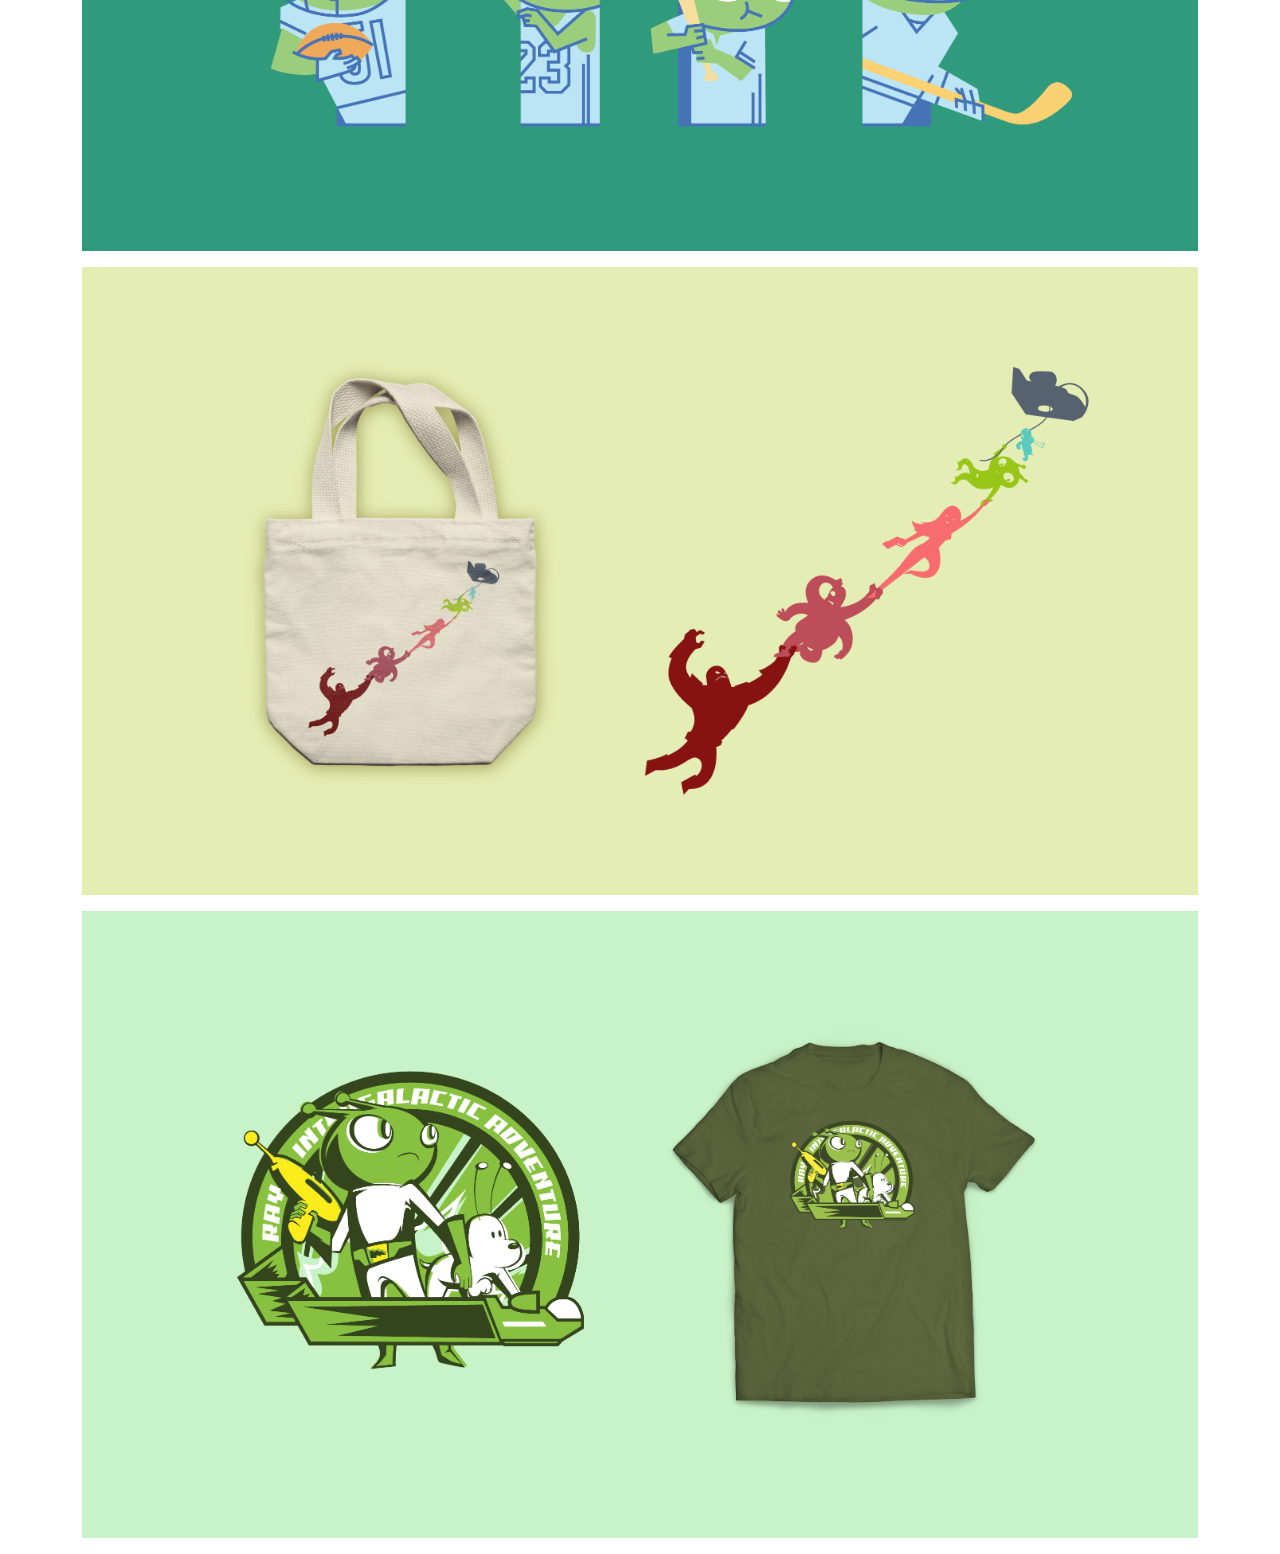
<file: ray.html>
<!doctype html>
<html lang="en">
	<head>
		<meta charset="utf-8">
		<meta name="viewport" content="width=device-width, initial-scale=1">

		<link href="favicon.ico" rel="shortcut icon" type="image/png">
		
		<link href="css/bootstrap.min.css" rel="stylesheet">
		<link href="css/main.css" rel="stylesheet">

		<title>Bryan Ho, Graphic Designer/Illustrator</title>
	</head>
	<body>
		<header>
			<div class="container">
				<div class="row">
					<div class="col page-links">
						<nav class="nav">
							<a class="nav-link active" href="/">Work</a>
							<a class="nav-link" href="#">Contact</a>
						</nav>
					</div>

					<div class="col logo-head">
						<div class="nav">
							<a class="nav-link" href="/">BHO</a>
						</div>
					</div>

					<div class="col social-networks">
						<div>
							<a href="https://dribbble.com/thebryanho" target="_blank">
								Dribbble
							</a>
						</div>
					</div>
				</div>
			</div>
		</header>

		<div class="hero">
			<h2>Ray</h2>
		</div>

		<div class="container portfolio-project">
			<p>
				<img src="images/ray/ray_0.png">
			</p>

			<p>
				<img src="images/ray/ray_1.png">
			</p>

			<p>
				<img src="images/ray/ray_2.png">
			</p>

			<p>
				<img src="images/ray/ray_3.png">
			</p>

			<p>
				<img src="images/ray/ray_4.png">
			</p>

			<p>
				<img src="images/ray/ray_5.png">
			</p>

			<p>
				<img src="images/ray/ray_6.png">
			</p>

			<p>
				<img src="images/ray/ray_7.png">
			</p>

			<p>
				<img src="images/ray/ray_8.png">
			</p>

			<p>
				<img src="images/ray/ray_9.png">
			</p>

			<p>
				<img src="images/ray/ray_10.png">
			</p>

			<p>
				<img src="images/ray/ray_11.png">
			</p>
		</div>
	</body>
</html>
</file>
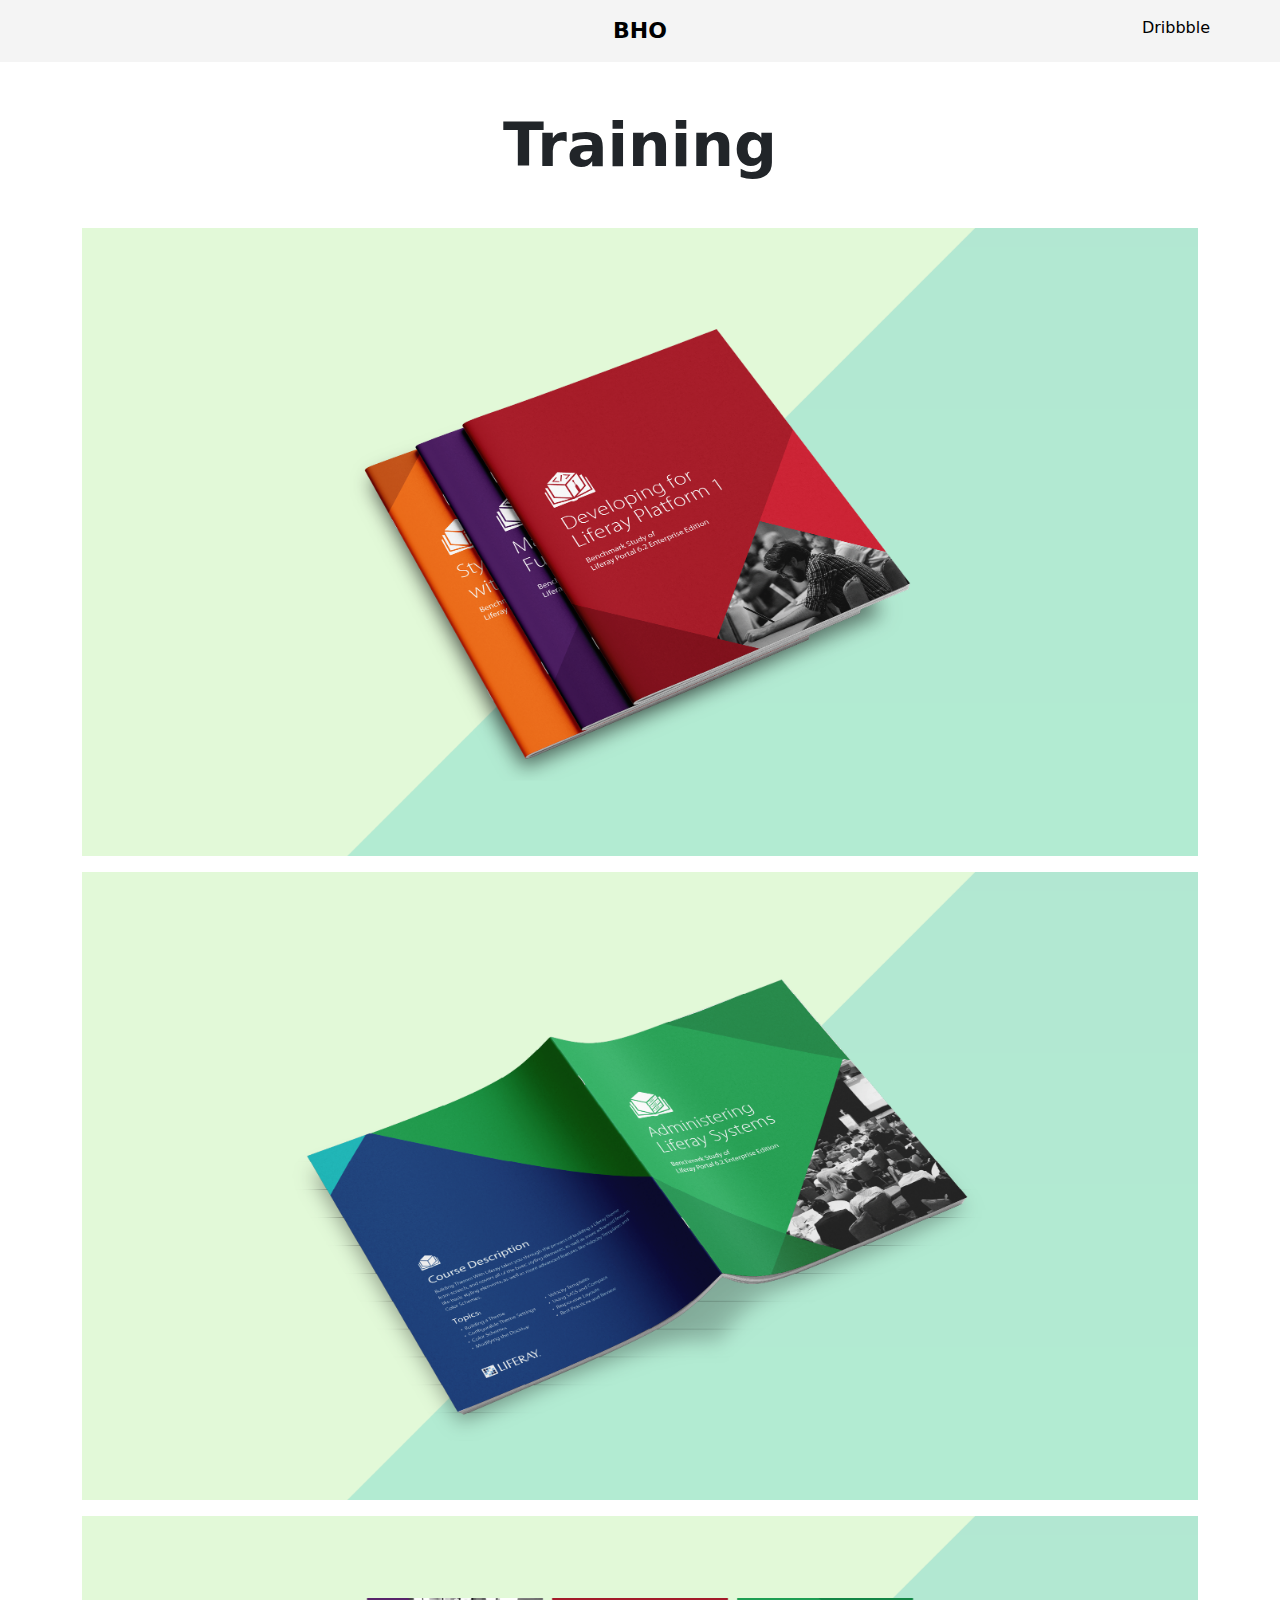
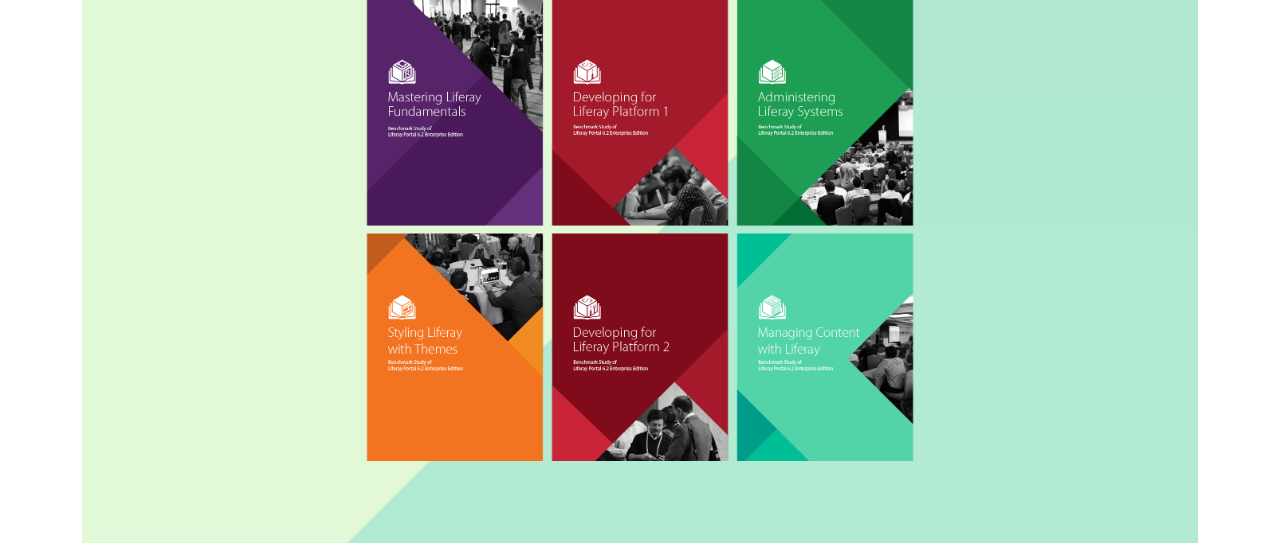
<file: training.html>
<!doctype html>
<html lang="en">
	<head>
		<meta charset="utf-8">
		<meta name="viewport" content="width=device-width, initial-scale=1">

		<link href="favicon.ico" rel="shortcut icon" type="image/png">
		
		<link href="css/bootstrap.min.css" rel="stylesheet">
		<link href="css/main.css" rel="stylesheet">

		<title>Bryan Ho, Graphic Designer/Illustrator</title>
	</head>
	<body>
		<header>
			<div class="container">
				<div class="row">
					<div class="col page-links">
						<nav class="nav">
							<a class="nav-link active" href="/">Work</a>
							<a class="nav-link" href="#">Contact</a>
						</nav>
					</div>

					<div class="col logo-head">
						<div class="nav">
							<a class="nav-link" href="/">BHO</a>
						</div>
					</div>

					<div class="col social-networks">
						<div>
							<a href="https://dribbble.com/thebryanho" target="_blank">
								Dribbble
							</a>
						</div>
					</div>
				</div>
			</div>
		</header>

		<div class="hero">
			<h2>Training</h2>
		</div>

		<div class="container portfolio-project">
			<p>
				<img src="images/training/training_0.png">
			</p>

			<p>
				<img src="images/training/training_1.png">
			</p>

			<p>
				<img src="images/training/training_2.png">
			</p>
		</div>
	</body>
</html>
</file>
<file: css/main.css>
/* ---------- Heading ---------- */

header {
	background-color: rgb(244, 244, 244);
	padding: 8px 3%;
}

header a {
	color: black;
}

header a:hover {
	color: rgb(239, 65, 66);
}

header a.active {
	font-weight: bold;
}

header a.active:hover {
	color: rgb(0, 0, 0);
}

header .page-links {
	padding: 0;
	text-indent: -9999em;
}

header .page-links .nav-link {
	padding: 11px 35px 11px 0;
}

header .logo-head {
	text-align: center;
}

header .logo-head a {
	font-size: 22px;
	font-weight: bold;
	line-height: 30px;
	margin: 0 auto;
}

header .social-networks {
	text-align: right;
	padding: 8px 0;
}

header .social-networks a {
	text-decoration: none;
	padding-left: 12px;
}

header .social-networks a:hover {
}

header .social-networks a:hover .icon {
	fill: rgb(255, 255, 255);
}


/* ---------- Icon ---------- */

.icon {
	fill: rgb(0, 0, 0);
	display: inline-block;
	height: 30px;
	width: 30px;
	border-radius: 17px;
}

a:hover .icon {
	background-color: rgb(239, 65, 66);
}

a:hover .icon svg {
	fill: rgb(255, 255, 255);
}


/* ---------- Hero ---------- */

.hero {
	margin: 3em;
}

.hero h2 {
	font-size: 60px;
	font-weight: bold;
	text-align: center;
	line-height: 70px;
}

.hero p {
	color: rgb(239, 65, 66);
	font-size: 20px;
	line-height: 28px;
	text-align: center;
}


/* ---------- Portfolio ---------- */

.portfolio .portfolio-item {
	margin-bottom: 1.5em;
}

.portfolio .portfolio-item a {
	color: rgb(0,0,0);
	text-decoration: none;
}

.portfolio .portfolio-item a:hover {
	color: rgb(239, 65, 66);
	text-decoration: underline;
}

.portfolio .portfolio-item img {
	width: 100%;
}

.portfolio .portfolio-item span {
	background: rgb(244, 244, 244);
	display: block;
	font-weight: bold;
	padding: 8px 13px;
}

.portfolio-project img {
	width: 100%;
}
</file>
